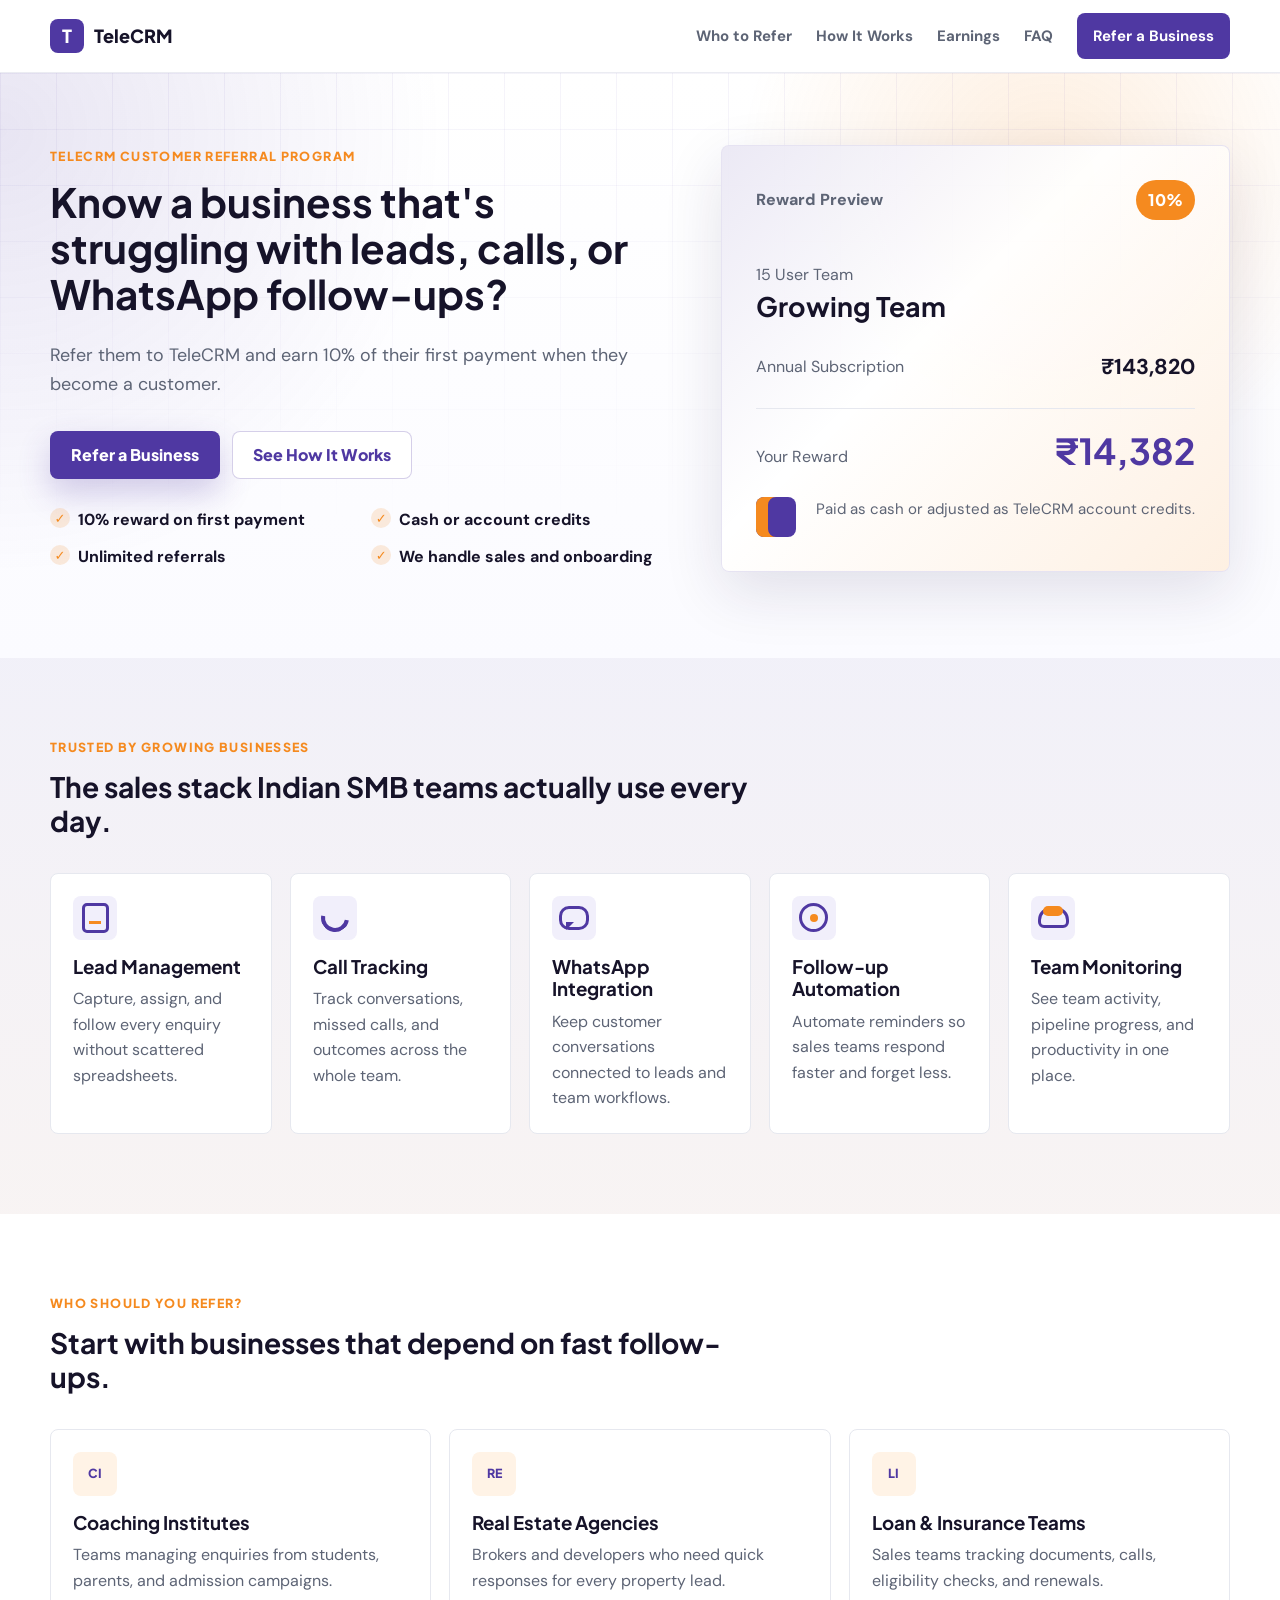
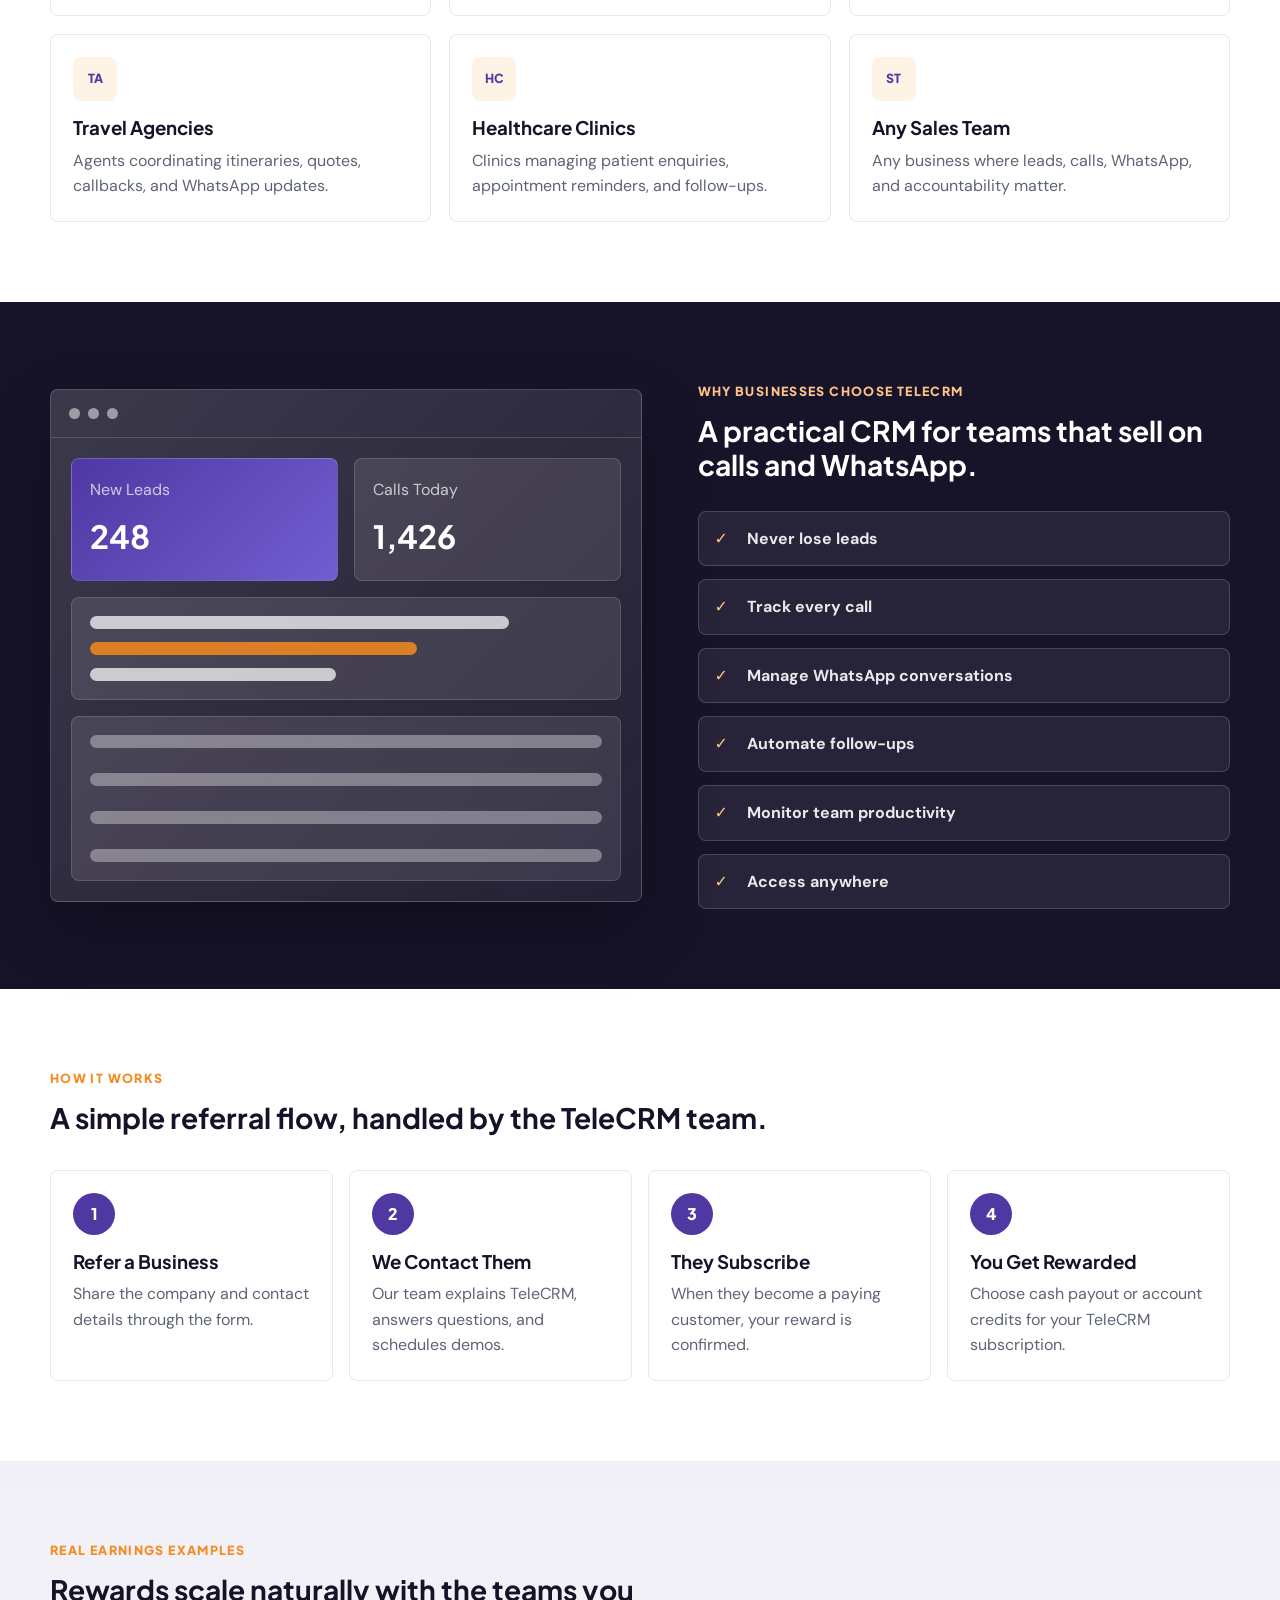
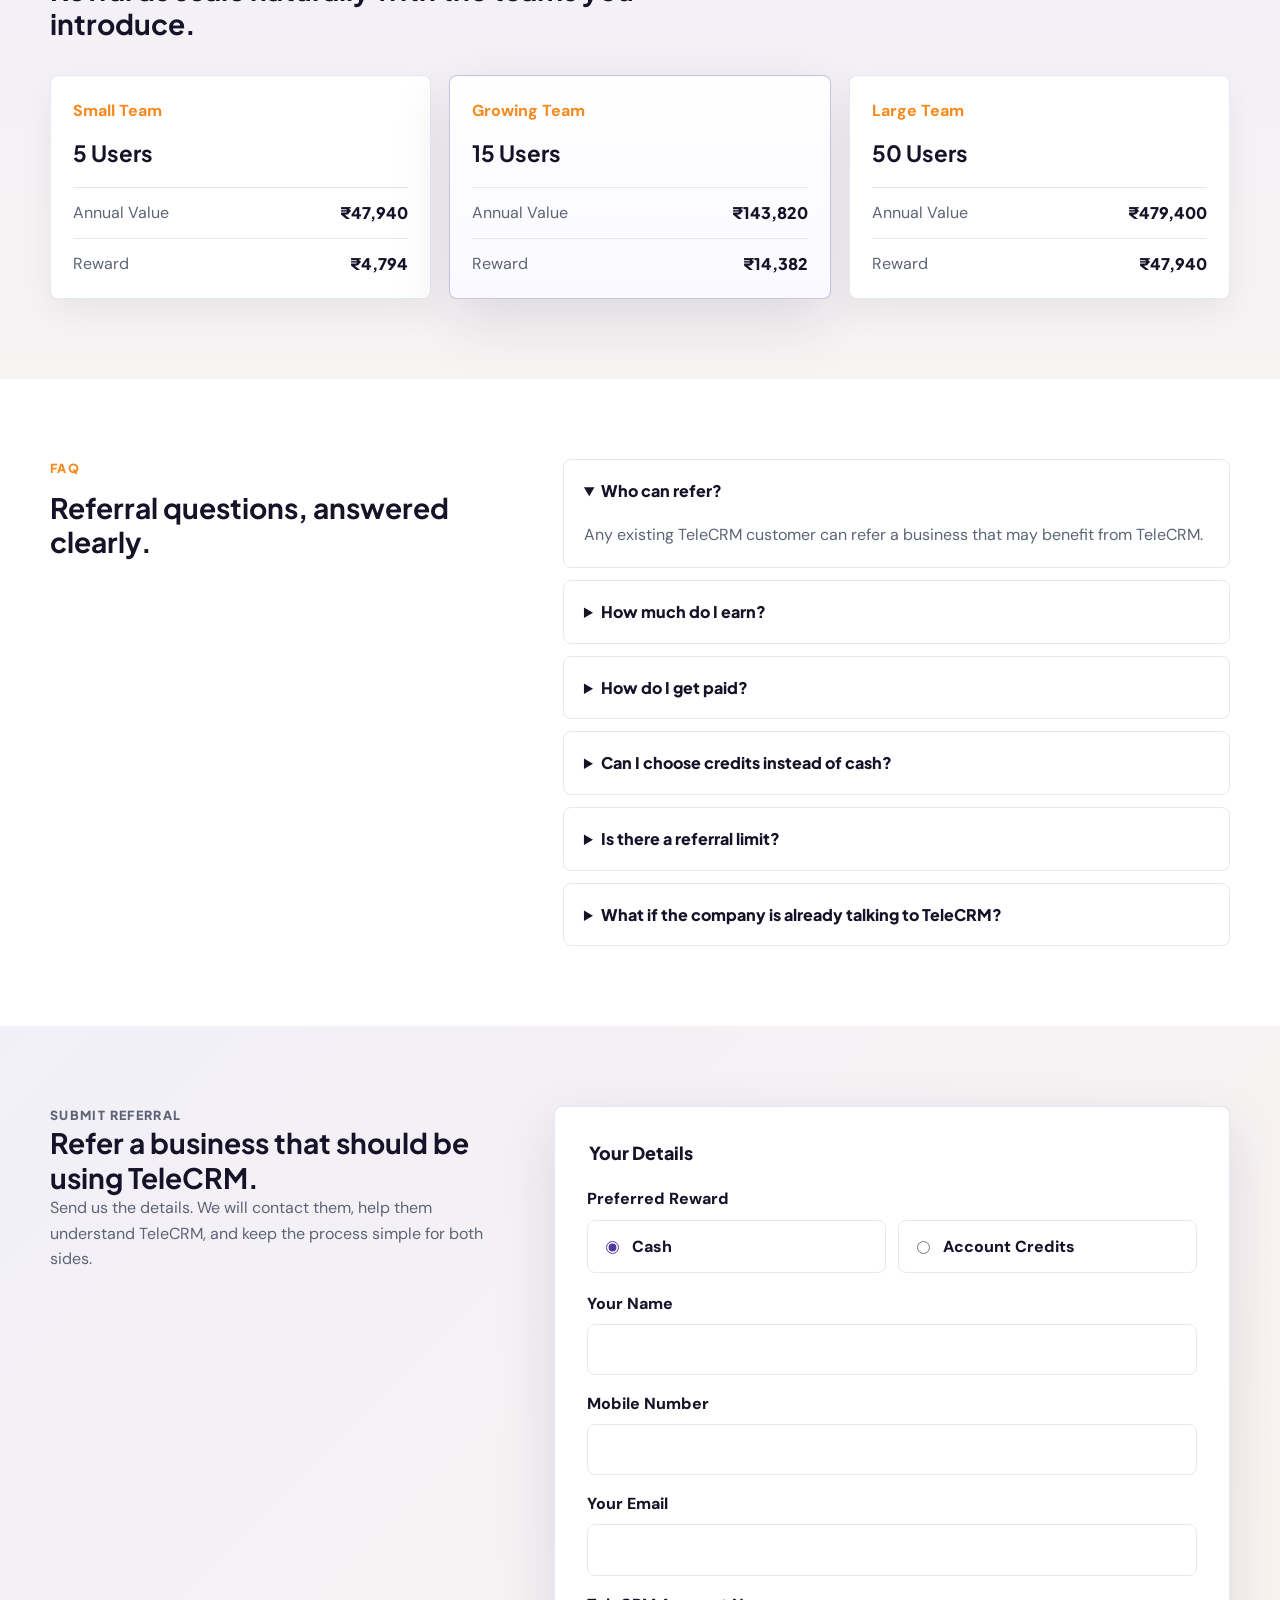
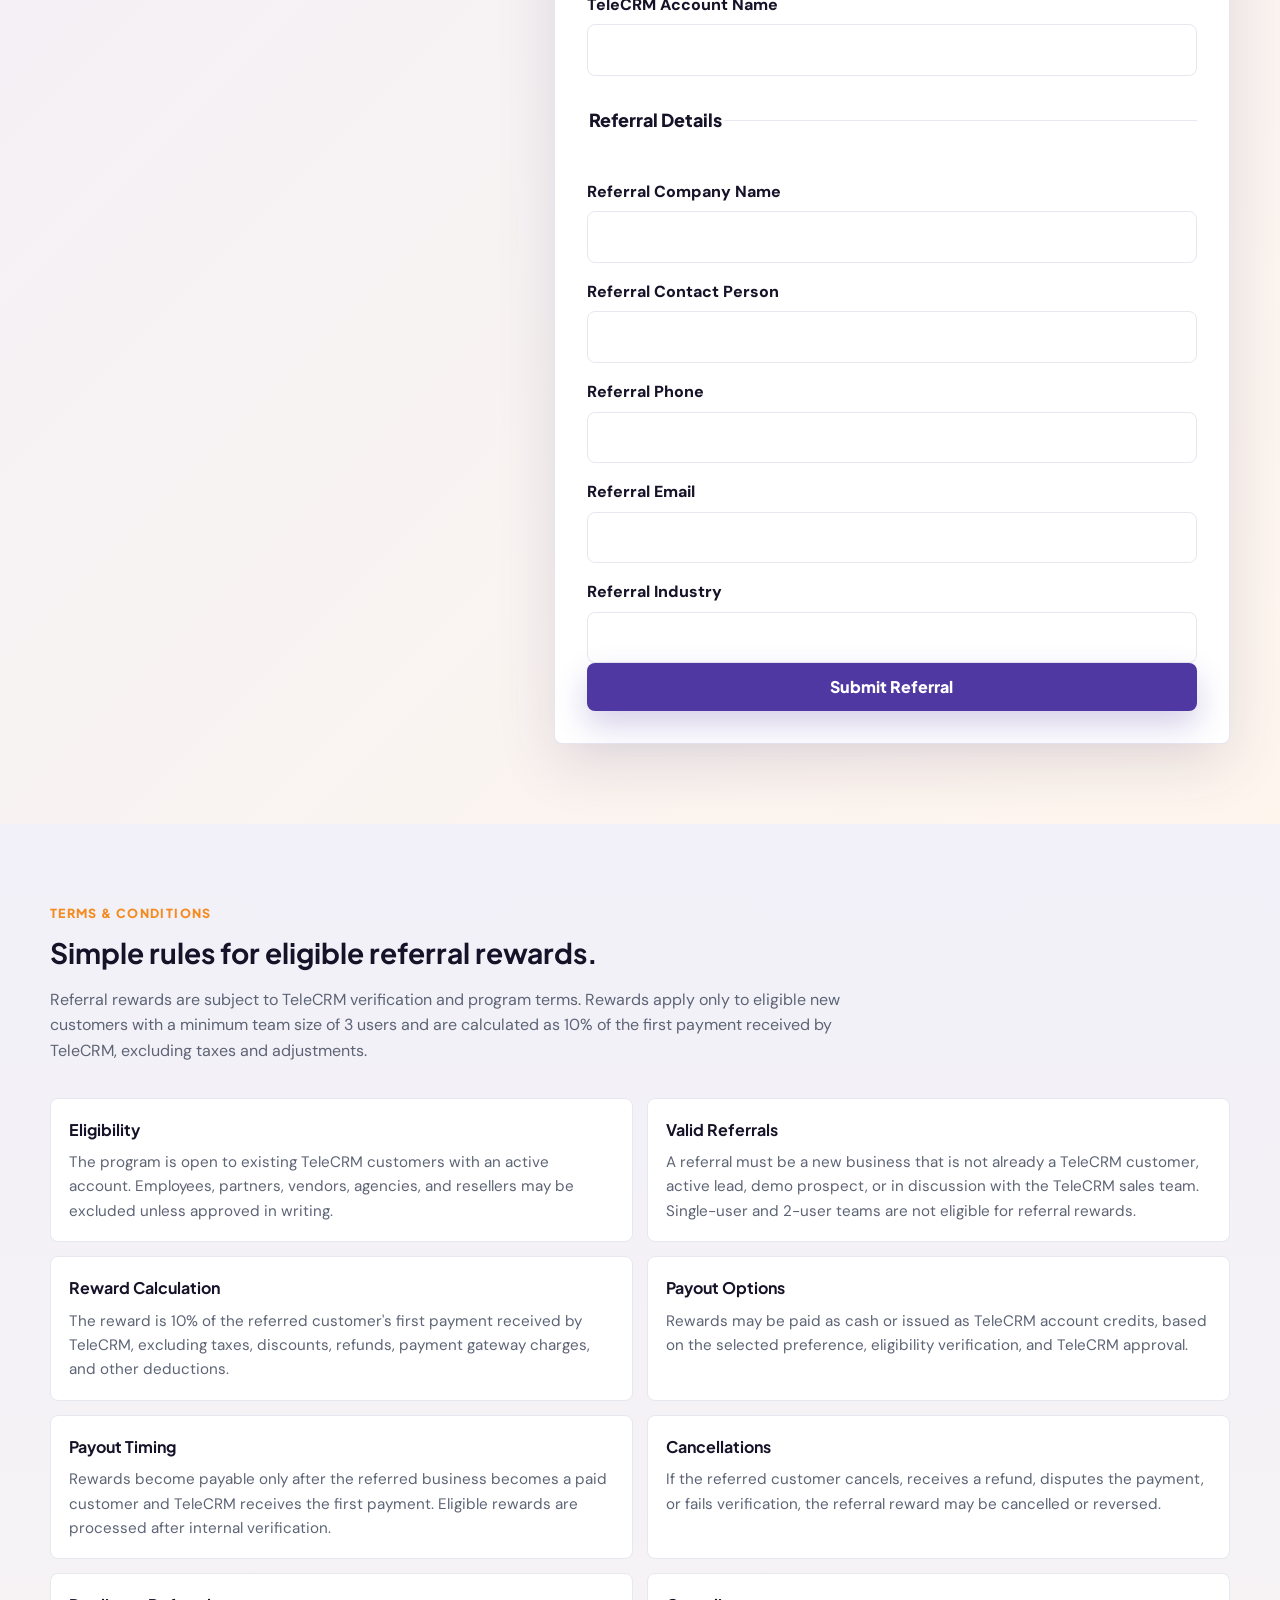
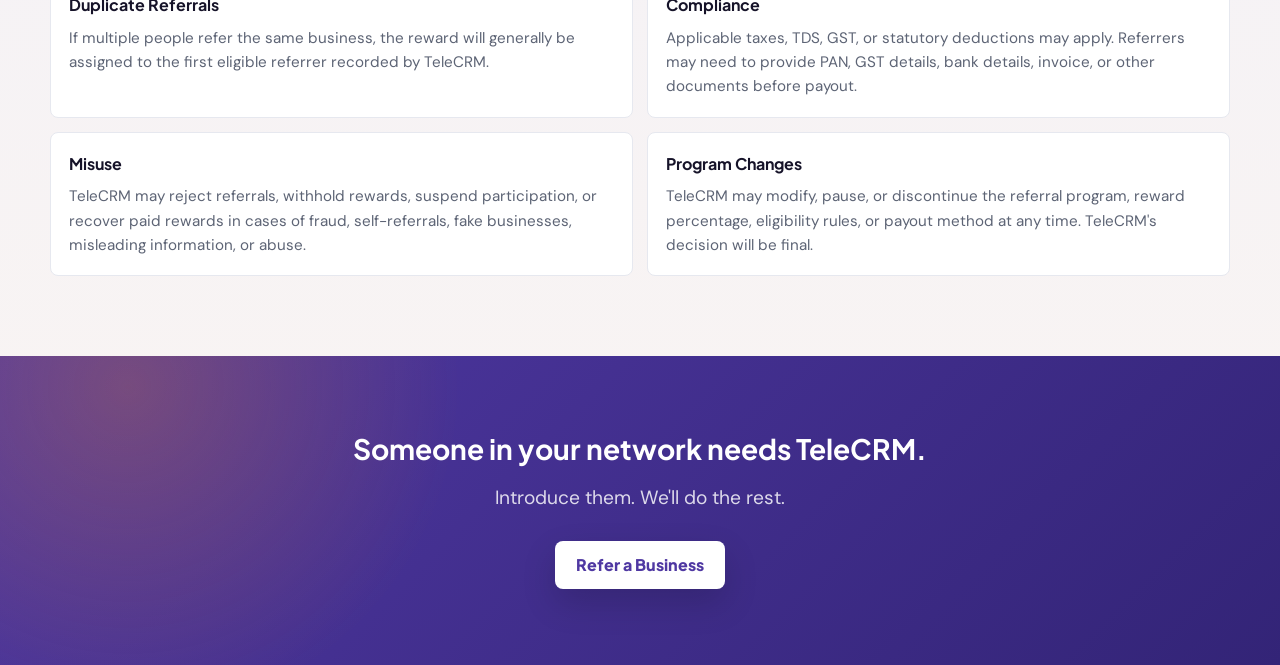
<file: index.html>
<!DOCTYPE html>
<html lang="en">
<head>
  <meta charset="UTF-8">
  <meta name="viewport" content="width=device-width, initial-scale=1.0">
  <title>TeleCRM Refer & Earn | Refer a Business and Earn Rewards</title>
  <meta name="description" content="Refer a business to TeleCRM and earn 10% of their first payment when they become a customer. Cash or account credits, unlimited referrals.">
  <meta name="robots" content="index, follow">
  <meta name="theme-color" content="#4F38A2">
  <link rel="canonical" href="https://shiraz-telecrm.github.io/refernearn/">

  <meta property="og:title" content="TeleCRM Refer & Earn">
  <meta property="og:description" content="Know a business struggling with leads, calls, or WhatsApp follow-ups? Refer them to TeleCRM and earn 10% of their first payment.">
  <meta property="og:type" content="website">
  <meta property="og:url" content="https://shiraz-telecrm.github.io/refernearn/">
  <meta property="og:site_name" content="TeleCRM">
  <meta name="twitter:card" content="summary_large_image">
  <meta name="twitter:title" content="TeleCRM Refer & Earn">
  <meta name="twitter:description" content="Refer a business to TeleCRM and earn 10% of their first payment.">

  <link rel="preconnect" href="https://fonts.googleapis.com">
  <link rel="preconnect" href="https://fonts.gstatic.com" crossorigin>
  <link href="https://fonts.googleapis.com/css2?family=DM+Sans:wght@400;500;600;700&family=Plus+Jakarta+Sans:wght@600;700;800&display=swap" rel="stylesheet">
  <link rel="stylesheet" href="css/styles.css?v=5">
</head>
<body>
  <a class="skip-link" href="#main">Skip to content</a>

  <header class="site-header" data-header>
    <nav class="nav container" aria-label="Primary navigation">
      <a class="brand" href="#top" aria-label="TeleCRM home">
        <span class="brand__mark" aria-hidden="true">T</span>
        <span class="brand__text">TeleCRM</span>
      </a>

      <button class="nav-toggle" type="button" aria-label="Open navigation" aria-expanded="false" aria-controls="primary-menu" data-nav-toggle>
        <span></span>
        <span></span>
        <span></span>
      </button>

      <div class="nav__menu" id="primary-menu" data-nav-menu>
        <a href="#who">Who to Refer</a>
        <a href="#how">How It Works</a>
        <a href="#earnings">Earnings</a>
        <a href="#faq">FAQ</a>
        <a class="nav__cta" href="#referral-form">Refer a Business</a>
      </div>
    </nav>
  </header>

  <main id="main">
    <section class="hero section" id="top">
      <div class="container hero__grid">
        <div class="hero__content reveal">
          <p class="eyebrow">TeleCRM Customer Referral Program</p>
          <h1>Know a business that's struggling with leads, calls, or WhatsApp follow-ups?</h1>
          <p class="hero__subheadline">Refer them to TeleCRM and earn 10% of their first payment when they become a customer.</p>

          <div class="hero__actions" aria-label="Hero actions">
            <a class="button button--primary" href="#referral-form">Refer a Business</a>
            <a class="button button--secondary" href="#how">See How It Works</a>
          </div>

          <ul class="trust-list" aria-label="Referral benefits">
            <li>10% reward on first payment</li>
            <li>Cash or account credits</li>
            <li>Unlimited referrals</li>
            <li>We handle sales and onboarding</li>
          </ul>
        </div>

        <div class="hero__visual reveal" aria-label="Example referral reward">
          <div class="reward-card">
            <div class="reward-card__top">
              <span class="reward-card__label">Reward Preview</span>
              <span class="reward-card__badge">10%</span>
            </div>
            <div class="reward-card__team">
              <span>15 User Team</span>
              <strong>Growing Team</strong>
            </div>
            <div class="reward-card__row">
              <span>Annual Subscription</span>
              <strong>₹143,820</strong>
            </div>
            <div class="reward-card__divider"></div>
            <div class="reward-card__reward">
              <span>Your Reward</span>
              <strong>₹14,382</strong>
            </div>
            <div class="reward-card__footer">
              <span></span>
              <p>Paid as cash or adjusted as TeleCRM account credits.</p>
            </div>
          </div>
        </div>
      </div>
    </section>

    <section class="section section--soft" aria-labelledby="trusted-title">
      <div class="container">
        <div class="section-heading reveal">
          <p class="eyebrow">Trusted by Growing Businesses</p>
          <h2 id="trusted-title">The sales stack Indian SMB teams actually use every day.</h2>
        </div>
        <div class="feature-grid">
          <article class="feature-card reveal">
            <span class="icon icon--leads" aria-hidden="true"></span>
            <h3>Lead Management</h3>
            <p>Capture, assign, and follow every enquiry without scattered spreadsheets.</p>
          </article>
          <article class="feature-card reveal">
            <span class="icon icon--calls" aria-hidden="true"></span>
            <h3>Call Tracking</h3>
            <p>Track conversations, missed calls, and outcomes across the whole team.</p>
          </article>
          <article class="feature-card reveal">
            <span class="icon icon--whatsapp" aria-hidden="true"></span>
            <h3>WhatsApp Integration</h3>
            <p>Keep customer conversations connected to leads and team workflows.</p>
          </article>
          <article class="feature-card reveal">
            <span class="icon icon--automation" aria-hidden="true"></span>
            <h3>Follow-up Automation</h3>
            <p>Automate reminders so sales teams respond faster and forget less.</p>
          </article>
          <article class="feature-card reveal">
            <span class="icon icon--team" aria-hidden="true"></span>
            <h3>Team Monitoring</h3>
            <p>See team activity, pipeline progress, and productivity in one place.</p>
          </article>
        </div>
      </div>
    </section>

    <section class="section" id="who" aria-labelledby="who-title">
      <div class="container">
        <div class="section-heading reveal">
          <p class="eyebrow">Who Should You Refer?</p>
          <h2 id="who-title">Start with businesses that depend on fast follow-ups.</h2>
        </div>
        <div class="industry-grid">
          <article class="industry-card reveal">
            <span class="industry-card__icon" aria-hidden="true">CI</span>
            <h3>Coaching Institutes</h3>
            <p>Teams managing enquiries from students, parents, and admission campaigns.</p>
          </article>
          <article class="industry-card reveal">
            <span class="industry-card__icon" aria-hidden="true">RE</span>
            <h3>Real Estate Agencies</h3>
            <p>Brokers and developers who need quick responses for every property lead.</p>
          </article>
          <article class="industry-card reveal">
            <span class="industry-card__icon" aria-hidden="true">LI</span>
            <h3>Loan & Insurance Teams</h3>
            <p>Sales teams tracking documents, calls, eligibility checks, and renewals.</p>
          </article>
          <article class="industry-card reveal">
            <span class="industry-card__icon" aria-hidden="true">TA</span>
            <h3>Travel Agencies</h3>
            <p>Agents coordinating itineraries, quotes, callbacks, and WhatsApp updates.</p>
          </article>
          <article class="industry-card reveal">
            <span class="industry-card__icon" aria-hidden="true">HC</span>
            <h3>Healthcare Clinics</h3>
            <p>Clinics managing patient enquiries, appointment reminders, and follow-ups.</p>
          </article>
          <article class="industry-card reveal">
            <span class="industry-card__icon" aria-hidden="true">ST</span>
            <h3>Any Sales Team</h3>
            <p>Any business where leads, calls, WhatsApp, and accountability matter.</p>
          </article>
        </div>
      </div>
    </section>

    <section class="section section--contrast" aria-labelledby="choose-title">
      <div class="container choose-grid">
        <div class="dashboard-illustration reveal" aria-label="TeleCRM dashboard illustration">
          <div class="dashboard-window">
            <div class="dashboard-window__bar">
              <span></span><span></span><span></span>
            </div>
            <div class="dashboard-window__body">
              <div class="metric-panel metric-panel--primary">
                <span>New Leads</span>
                <strong>248</strong>
              </div>
              <div class="metric-panel">
                <span>Calls Today</span>
                <strong>1,426</strong>
              </div>
              <div class="pipeline">
                <span style="width: 82%"></span>
                <span style="width: 64%"></span>
                <span style="width: 48%"></span>
              </div>
              <div class="activity-list">
                <span></span><span></span><span></span><span></span>
              </div>
            </div>
          </div>
        </div>

        <div class="choose-content reveal">
          <p class="eyebrow">Why Businesses Choose TeleCRM</p>
          <h2 id="choose-title">A practical CRM for teams that sell on calls and WhatsApp.</h2>
          <ul class="benefit-list">
            <li>Never lose leads</li>
            <li>Track every call</li>
            <li>Manage WhatsApp conversations</li>
            <li>Automate follow-ups</li>
            <li>Monitor team productivity</li>
            <li>Access anywhere</li>
          </ul>
        </div>
      </div>
    </section>

    <section class="section" id="how" aria-labelledby="how-title">
      <div class="container">
        <div class="section-heading reveal">
          <p class="eyebrow">How It Works</p>
          <h2 id="how-title">A simple referral flow, handled by the TeleCRM team.</h2>
        </div>
        <div class="timeline" aria-label="Referral process">
          <article class="timeline-step reveal">
            <span>1</span>
            <h3>Refer a Business</h3>
            <p>Share the company and contact details through the form.</p>
          </article>
          <article class="timeline-step reveal">
            <span>2</span>
            <h3>We Contact Them</h3>
            <p>Our team explains TeleCRM, answers questions, and schedules demos.</p>
          </article>
          <article class="timeline-step reveal">
            <span>3</span>
            <h3>They Subscribe</h3>
            <p>When they become a paying customer, your reward is confirmed.</p>
          </article>
          <article class="timeline-step reveal">
            <span>4</span>
            <h3>You Get Rewarded</h3>
            <p>Choose cash payout or account credits for your TeleCRM subscription.</p>
          </article>
        </div>
      </div>
    </section>

    <section class="section section--soft" id="earnings" aria-labelledby="earnings-title">
      <div class="container">
        <div class="section-heading reveal">
          <p class="eyebrow">Real Earnings Examples</p>
          <h2 id="earnings-title">Rewards scale naturally with the teams you introduce.</h2>
        </div>
        <div class="earnings-grid">
          <article class="earning-card reveal">
            <p>Small Team</p>
            <h3>5 Users</h3>
            <dl>
              <div><dt>Annual Value</dt><dd>₹47,940</dd></div>
              <div><dt>Reward</dt><dd>₹4,794</dd></div>
            </dl>
          </article>
          <article class="earning-card earning-card--featured reveal">
            <p>Growing Team</p>
            <h3>15 Users</h3>
            <dl>
              <div><dt>Annual Value</dt><dd>₹143,820</dd></div>
              <div><dt>Reward</dt><dd>₹14,382</dd></div>
            </dl>
          </article>
          <article class="earning-card reveal">
            <p>Large Team</p>
            <h3>50 Users</h3>
            <dl>
              <div><dt>Annual Value</dt><dd>₹479,400</dd></div>
              <div><dt>Reward</dt><dd>₹47,940</dd></div>
            </dl>
          </article>
        </div>
      </div>
    </section>

    <section class="section" id="faq" aria-labelledby="faq-title">
      <div class="container faq-grid">
        <div class="faq-intro reveal">
          <p class="eyebrow">FAQ</p>
          <h2 id="faq-title">Referral questions, answered clearly.</h2>
        </div>
        <div class="faq-list">
          <details class="faq-item reveal" open>
            <summary>Who can refer?</summary>
            <p>Any existing TeleCRM customer can refer a business that may benefit from TeleCRM.</p>
          </details>
          <details class="faq-item reveal">
            <summary>How much do I earn?</summary>
            <p>You earn 10% of the referred company's first payment after they become a customer.</p>
          </details>
          <details class="faq-item reveal">
            <summary>How do I get paid?</summary>
            <p>The TeleCRM team will confirm the eligible referral and coordinate your payout details.</p>
          </details>
          <details class="faq-item reveal">
            <summary>Can I choose credits instead of cash?</summary>
            <p>Yes. You can choose account credits and adjust the reward against your TeleCRM subscription.</p>
          </details>
          <details class="faq-item reveal">
            <summary>Is there a referral limit?</summary>
            <p>No. You can refer as many relevant businesses as you want.</p>
          </details>
          <details class="faq-item reveal">
            <summary>What if the company is already talking to TeleCRM?</summary>
            <p>Our team will verify the lead status and let you know whether the referral is eligible.</p>
          </details>
        </div>
      </div>
    </section>

    <section class="section section--form" id="referral-form" aria-labelledby="form-title">
      <div class="container form-shell">
        <div class="form-copy reveal">
          <p class="eyebrow">Submit Referral</p>
          <h2 id="form-title">Refer a business that should be using TeleCRM.</h2>
          <p>Send us the details. We will contact them, help them understand TeleCRM, and keep the process simple for both sides.</p>
        </div>

        <form class="referral-form reveal" data-referral-form>
          <fieldset class="form-section">
            <legend>Your Details</legend>

            <div class="reward-choice">
              <p>Preferred Reward</p>
              <div class="radio-group">
                <label>
                  <input type="radio" name="preferredReward" value="Cash" checked>
                  <span>Cash</span>
                </label>
                <label>
                  <input type="radio" name="preferredReward" value="Account Credits">
                  <span>Account Credits</span>
                </label>
              </div>
            </div>

            <div class="form-grid">
              <label>
                <span>Your Name</span>
                <input type="text" name="yourName" autocomplete="name" required>
              </label>
              <label>
                <span>Mobile Number</span>
                <input type="tel" name="mobileNumber" autocomplete="tel" inputmode="tel" required>
              </label>
              <label>
                <span>Your Email</span>
                <input type="email" name="email" autocomplete="email" required>
              </label>
              <label>
                <span>TeleCRM Account Name</span>
                <input type="text" name="accountName" autocomplete="organization" required>
              </label>
            </div>
          </fieldset>

          <fieldset class="form-section">
            <legend>Referral Details</legend>
            <div class="form-grid">
              <label>
                <span>Referral Company Name</span>
                <input type="text" name="companyName" required>
              </label>
              <label>
                <span>Referral Contact Person</span>
                <input type="text" name="contactPerson" required>
              </label>
              <label>
                <span>Referral Phone</span>
                <input type="tel" name="referralPhone" inputmode="tel" required>
              </label>
              <label>
                <span>Referral Email</span>
                <input type="email" name="referralEmail" required>
              </label>
              <label>
                <span>Referral Industry</span>
                <input type="text" name="referralIndustry" required>
              </label>
            </div>
          </fieldset>

          <button class="button button--primary button--wide" type="submit">Submit Referral</button>
          <p class="form-success" role="status" aria-live="polite" tabindex="-1" data-form-success hidden>Thank you. Your referral has been captured and our team will follow up soon.</p>
        </form>
      </div>
    </section>

    <section class="section section--soft terms-section" id="terms" aria-labelledby="terms-title">
      <div class="container">
        <div class="section-heading reveal">
          <p class="eyebrow">Terms &amp; Conditions</p>
          <h2 id="terms-title">Simple rules for eligible referral rewards.</h2>
          <p class="terms-intro">Referral rewards are subject to TeleCRM verification and program terms. Rewards apply only to eligible new customers with a minimum team size of 3 users and are calculated as 10% of the first payment received by TeleCRM, excluding taxes and adjustments.</p>
        </div>
        <div class="terms-grid">
          <article class="terms-card reveal">
            <h3>Eligibility</h3>
            <p>The program is open to existing TeleCRM customers with an active account. Employees, partners, vendors, agencies, and resellers may be excluded unless approved in writing.</p>
          </article>
          <article class="terms-card reveal">
            <h3>Valid Referrals</h3>
            <p>A referral must be a new business that is not already a TeleCRM customer, active lead, demo prospect, or in discussion with the TeleCRM sales team. Single-user and 2-user teams are not eligible for referral rewards.</p>
          </article>
          <article class="terms-card reveal">
            <h3>Reward Calculation</h3>
            <p>The reward is 10% of the referred customer's first payment received by TeleCRM, excluding taxes, discounts, refunds, payment gateway charges, and other deductions.</p>
          </article>
          <article class="terms-card reveal">
            <h3>Payout Options</h3>
            <p>Rewards may be paid as cash or issued as TeleCRM account credits, based on the selected preference, eligibility verification, and TeleCRM approval.</p>
          </article>
          <article class="terms-card reveal">
            <h3>Payout Timing</h3>
            <p>Rewards become payable only after the referred business becomes a paid customer and TeleCRM receives the first payment. Eligible rewards are processed after internal verification.</p>
          </article>
          <article class="terms-card reveal">
            <h3>Cancellations</h3>
            <p>If the referred customer cancels, receives a refund, disputes the payment, or fails verification, the referral reward may be cancelled or reversed.</p>
          </article>
          <article class="terms-card reveal">
            <h3>Duplicate Referrals</h3>
            <p>If multiple people refer the same business, the reward will generally be assigned to the first eligible referrer recorded by TeleCRM.</p>
          </article>
          <article class="terms-card reveal">
            <h3>Compliance</h3>
            <p>Applicable taxes, TDS, GST, or statutory deductions may apply. Referrers may need to provide PAN, GST details, bank details, invoice, or other documents before payout.</p>
          </article>
          <article class="terms-card reveal">
            <h3>Misuse</h3>
            <p>TeleCRM may reject referrals, withhold rewards, suspend participation, or recover paid rewards in cases of fraud, self-referrals, fake businesses, misleading information, or abuse.</p>
          </article>
          <article class="terms-card reveal">
            <h3>Program Changes</h3>
            <p>TeleCRM may modify, pause, or discontinue the referral program, reward percentage, eligibility rules, or payout method at any time. TeleCRM's decision will be final.</p>
          </article>
        </div>
      </div>
    </section>

    <section class="final-cta" aria-labelledby="final-title">
      <div class="container final-cta__inner reveal">
        <h2 id="final-title">Someone in your network needs TeleCRM.</h2>
        <p>Introduce them. We'll do the rest.</p>
        <a class="button button--light" href="#referral-form">Refer a Business</a>
      </div>
    </section>
  </main>

  <script src="js/app.js" defer></script>
</body>
</html>
</file>
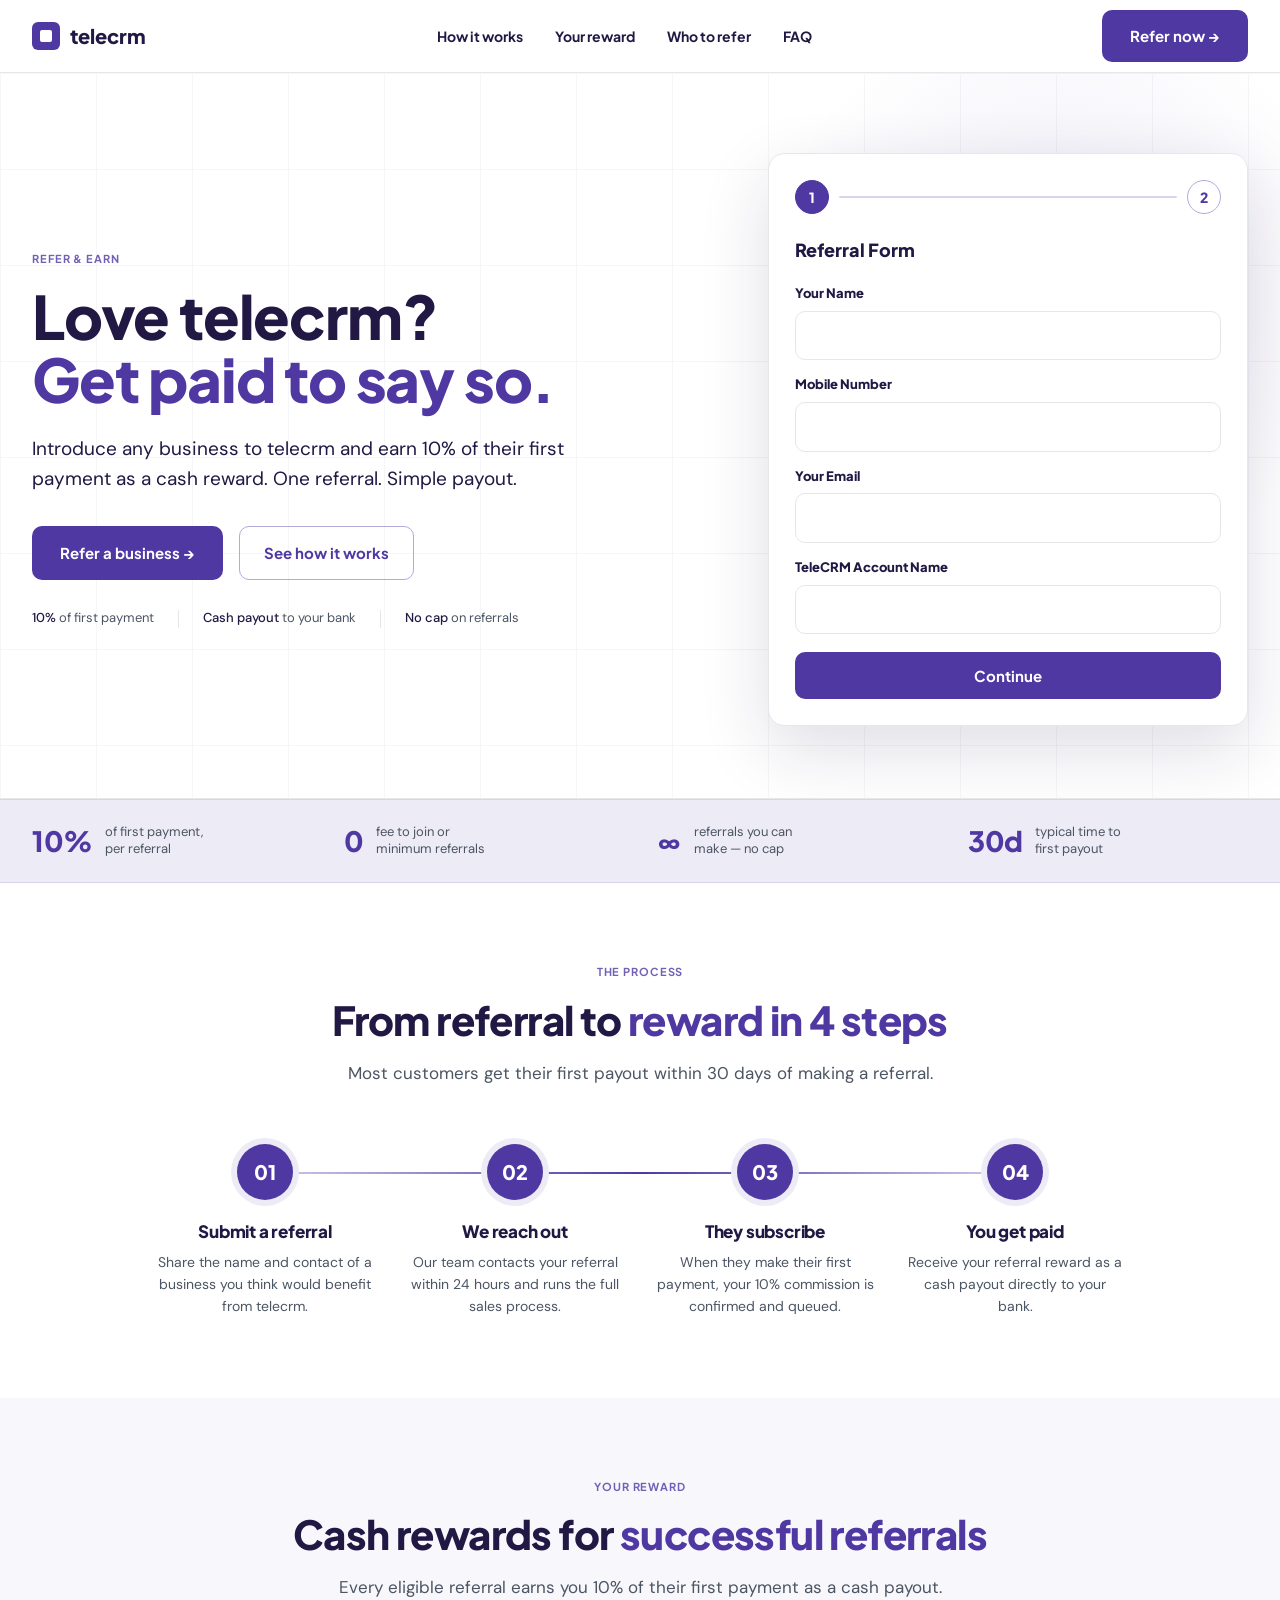
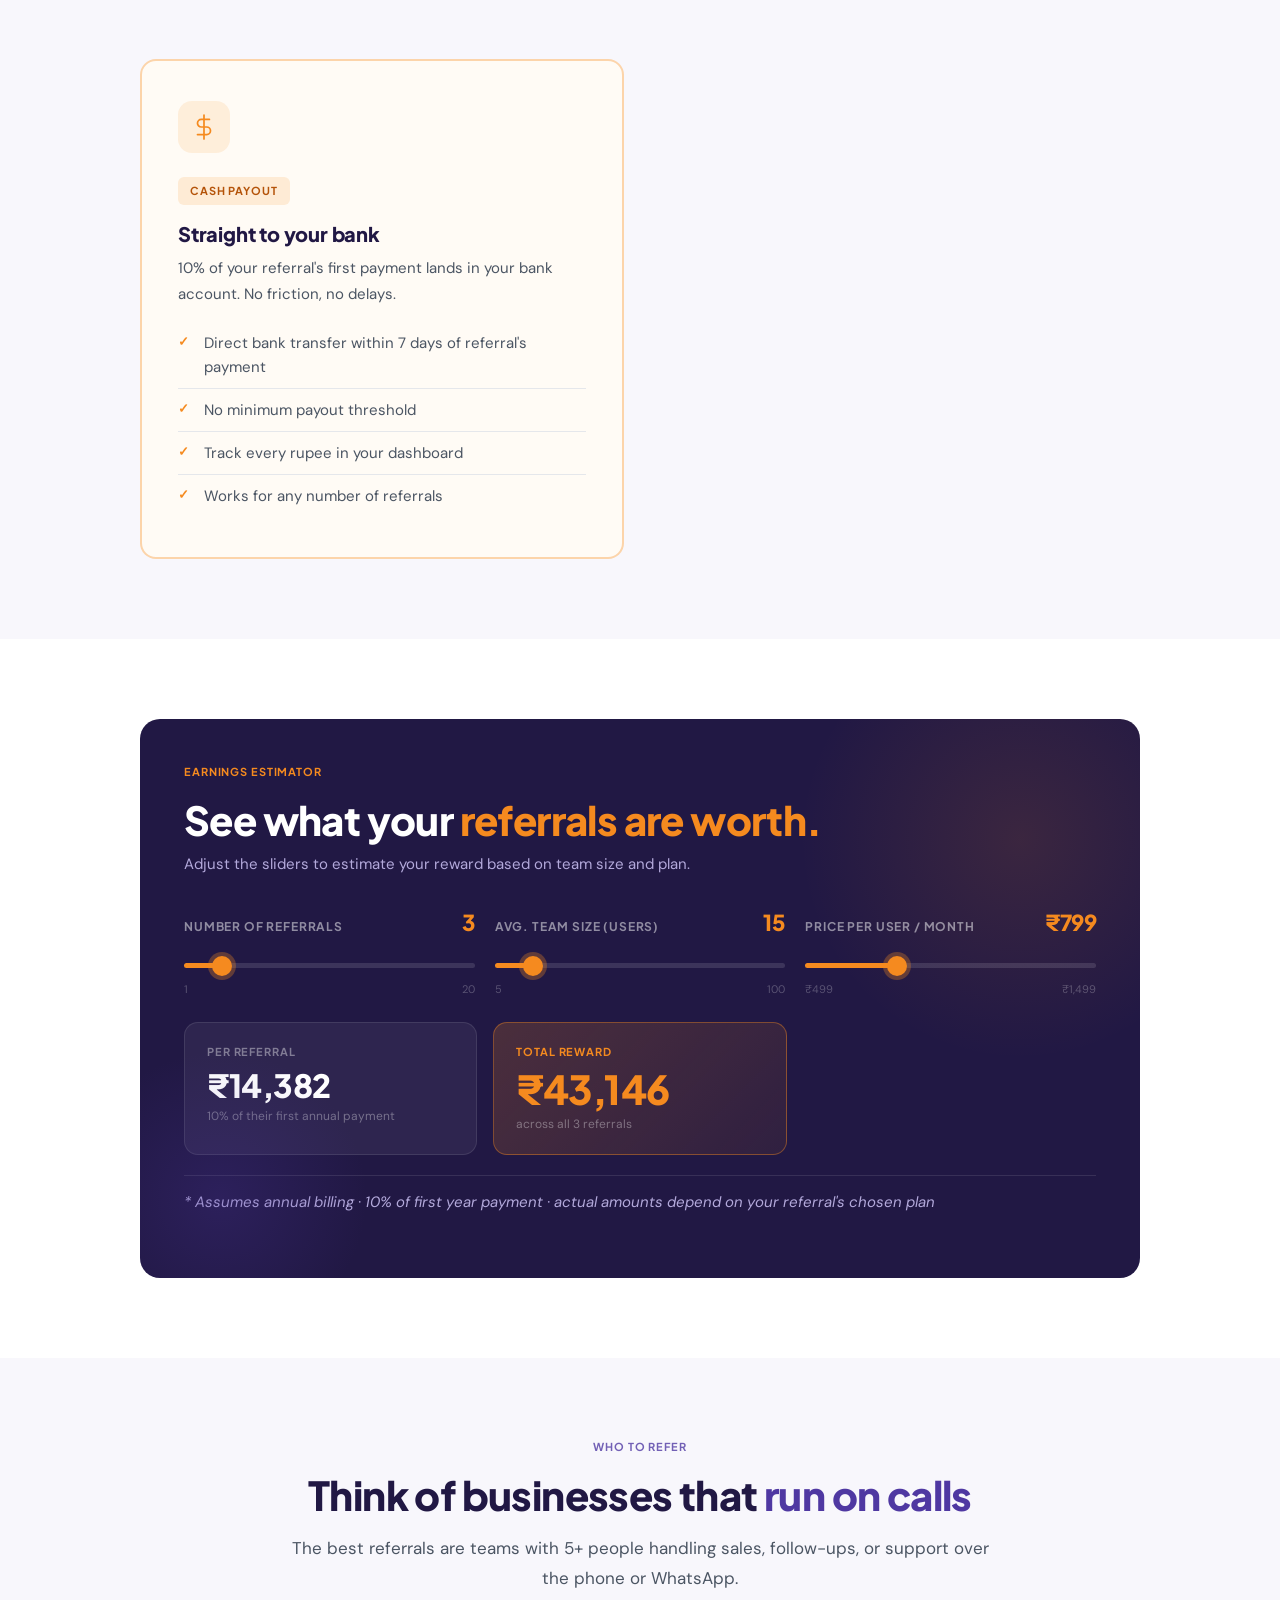
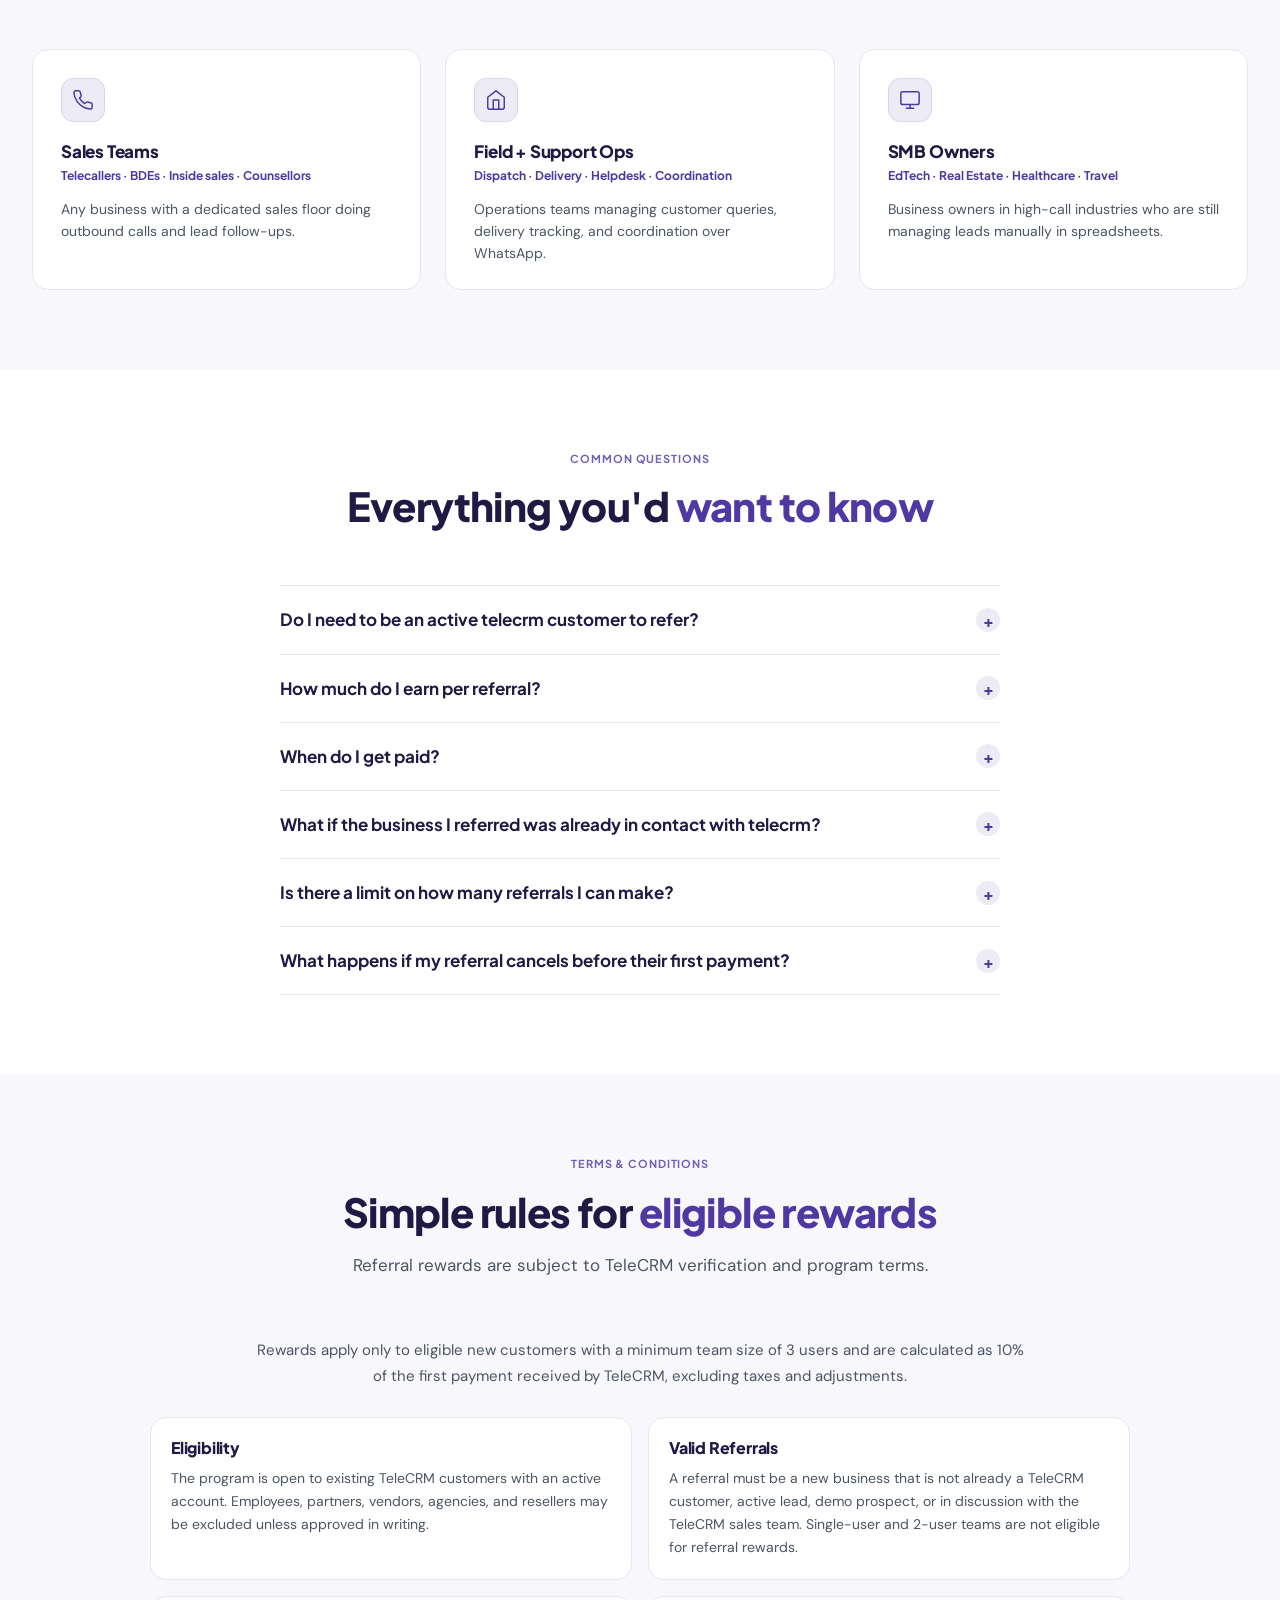
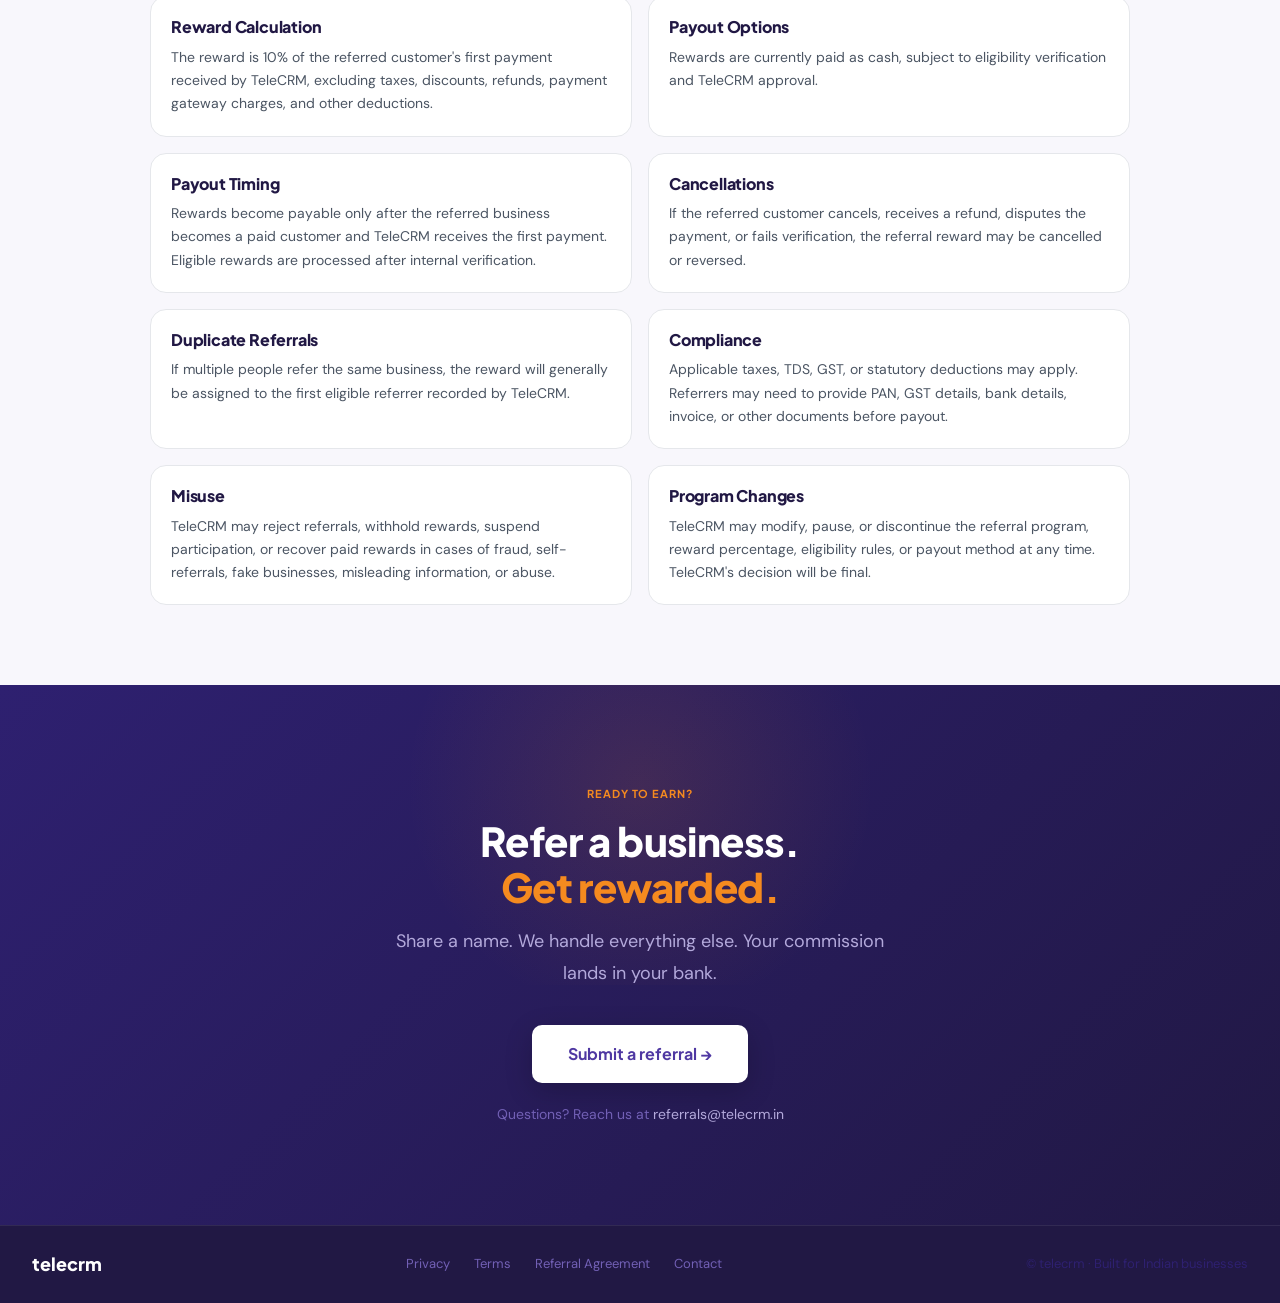
<file: index2.html>
<!DOCTYPE html>
<html lang="en">
<head>
<meta charset="UTF-8">
<meta name="viewport" content="width=device-width, initial-scale=1.0">
<title>telecrm Refer & Earn — Get 10% when your referral subscribes</title>
<meta name="description" content="Already using telecrm? Refer a business and earn 10% of their first payment as a cash reward.">

<link rel="preconnect" href="https://fonts.googleapis.com">
<link rel="preconnect" href="https://fonts.gstatic.com" crossorigin>
<link href="https://fonts.googleapis.com/css2?family=Plus+Jakarta+Sans:wght@700;800;900&family=DM+Sans:wght@400;500&display=swap" rel="stylesheet">

<style>
:root {
  --font-head: 'Plus Jakarta Sans', sans-serif;
  --font-body: 'DM Sans', sans-serif;

  --v50:  #EDEBF6;
  --v100: #D9D4ED;
  --v200: #B3A9DB;
  --v400: #7260B5;
  --v500: #4F38A2;
  --v600: #3D2B8A;
  --v700: #2E2070;
  --v900: #211844;

  --orange: #F58A1F;
  --orange-light: #FFB347;

  --grey:  #4B5563;
  --grey2: #9CA3AF;
  --border: #E5E7EB;

  --radius-card: 16px;
  --radius-btn:  10px;
}

*, *::before, *::after { box-sizing: border-box; margin: 0; padding: 0; }
html { scroll-behavior: smooth; }
body {
  font-family: var(--font-body);
  color: var(--v900);
  background: #fff;
  -webkit-font-smoothing: antialiased;
  font-size: 16px;
  line-height: 1.6;
}

a { color: var(--v500); text-decoration: none; }
a:hover { color: var(--v600); }

.inner {
  max-width: 1280px;
  margin: 0 auto;
  padding: 0 32px;
}

/* ============== TYPOGRAPHY ============== */
h1 {
  font-family: var(--font-head);
  font-weight: 900;
  font-size: clamp(36px, 5.2vw, 60px);
  line-height: 1.05;
  letter-spacing: -1.2px;
  color: var(--v900);
}
h2 {
  font-family: var(--font-head);
  font-weight: 900;
  font-size: clamp(28px, 3.4vw, 40px);
  line-height: 1.15;
  letter-spacing: -0.6px;
  color: var(--v900);
}
h3 {
  font-family: var(--font-head);
  font-weight: 800;
  font-size: 20px;
  line-height: 1.3;
  letter-spacing: -0.2px;
  color: var(--v900);
}
h1 em, h2 em { color: var(--v500); font-style: normal; }
.eyebrow {
  font-family: var(--font-head);
  font-weight: 700;
  font-size: 11px;
  text-transform: uppercase;
  letter-spacing: 0.08em;
  color: var(--v400);
  margin-bottom: 16px;
}
p { font-size: 17px; line-height: 1.75; color: var(--grey); }
.lead { font-size: 19px; color: var(--v900); line-height: 1.6; }

/* ============== BUTTONS ============== */
.btn-primary {
  display: inline-flex; align-items: center; gap: 8px;
  font-family: var(--font-head);
  font-size: 15px; font-weight: 700;
  background: var(--v500); color: #fff;
  padding: 14px 28px;
  border-radius: var(--radius-btn);
  border: none; cursor: pointer;
  transition: background .15s ease, transform .15s ease;
  text-decoration: none;
}
.btn-primary:hover { background: var(--v600); color: #fff; transform: translateY(-1px); }

.btn-ghost {
  display: inline-flex; align-items: center; gap: 8px;
  font-family: var(--font-head);
  font-size: 15px; font-weight: 700;
  background: transparent; color: var(--v500);
  padding: 14px 24px;
  border-radius: var(--radius-btn);
  border: 1.5px solid var(--v200);
  cursor: pointer; transition: background .15s ease;
  text-decoration: none;
}
.btn-ghost:hover { background: var(--v50); color: var(--v500); }

.btn-cta-white {
  display: inline-flex; align-items: center; gap: 10px;
  font-family: var(--font-head);
  font-size: 16px; font-weight: 700;
  background: #fff; color: var(--v500);
  padding: 16px 36px;
  border-radius: var(--radius-btn);
  border: none; cursor: pointer;
  box-shadow: 0 8px 28px rgba(0,0,0,.2);
  transition: background .2s ease, transform .2s ease;
  text-decoration: none;
}
.btn-cta-white:hover { background: var(--v50); color: var(--v500); transform: translateY(-2px); }

/* ============== NAV ============== */
.nav {
  position: sticky; top: 0; z-index: 100;
  background: rgba(255,255,255,.96);
  backdrop-filter: blur(16px);
  -webkit-backdrop-filter: blur(16px);
  border-bottom: 1px solid var(--border);
}
.nav__inner {
  max-width: 1280px; margin: 0 auto; padding: 0 32px;
  display: flex; align-items: center; justify-content: space-between;
  height: 72px;
}
.nav__brand {
  display: flex; align-items: center; gap: 10px;
  font-family: var(--font-head);
  font-weight: 900; font-size: 20px; color: var(--v900);
  text-decoration: none;
}
.nav__brand-mark {
  width: 28px; height: 28px;
  background: var(--v500);
  border-radius: 6px;
  display: grid; place-items: center;
}
.nav__brand-mark::after {
  content: ''; width: 12px; height: 12px;
  background: #fff; border-radius: 2px;
}
.nav__links { display: flex; align-items: center; gap: 32px; }
.nav__links a {
  font-family: var(--font-head);
  font-weight: 700; font-size: 14px; color: var(--v900);
  transition: color .15s ease;
}
.nav__links a:hover { color: var(--v500); }
.nav__cta { display: flex; gap: 12px; }
@media (max-width: 900px) { .nav__links { display: none; } }

/* ============== HERO ============== */
.hero {
  padding: 80px 0 72px;
  background: #fff;
  position: relative;
  overflow: hidden;
  border-bottom: 1px solid var(--border);
}
.hero__bg {
  position: absolute; inset: 0;
  background-image:
    linear-gradient(var(--border) 1px, transparent 1px),
    linear-gradient(90deg, var(--border) 1px, transparent 1px);
  background-size: 96px 96px;
  opacity: .35;
  pointer-events: none;
}
.hero__glow {
  position: absolute; top: -80px; right: -80px;
  width: 600px; height: 600px;
  background: radial-gradient(circle, rgba(79,56,162,.10) 0%, transparent 70%);
  pointer-events: none;
}
.hero__inner {
  max-width: 1280px; margin: 0 auto; padding: 0 32px;
  position: relative;
  display: grid; grid-template-columns: 1.4fr 1fr;
  gap: 64px; align-items: center;
}
.hero__copy h1 { margin-bottom: 24px; }
.hero__copy .lead { margin-bottom: 32px; max-width: 540px; }
.hero__copy .ctas { display: flex; gap: 16px; flex-wrap: wrap; margin-bottom: 28px; }
.hero__trust {
  display: flex; gap: 24px; align-items: center;
  font-family: var(--font-body); font-size: 13px; color: var(--grey);
}
.hero__trust strong { color: var(--v900); font-weight: 500; }
.hero__trust-divider { width: 1px; height: 18px; background: var(--border); }

/* Hero reward visual */
.hero__visual {
  justify-self: end;
  width: 100%; max-width: 480px;
}
.hero-referral-form {
  background: #fff;
  border: 1.5px solid var(--border);
  border-radius: var(--radius-card);
  box-shadow: 0 24px 70px rgba(31, 24, 68, .14);
  padding: 26px;
}
.form-step { display: none; }
.form-step.active { display: block; }
.form-step legend {
  font-family: var(--font-head);
  font-weight: 900;
  font-size: 18px;
  color: var(--v900);
  margin-bottom: 18px;
}
.form-stepper {
  display: flex;
  align-items: center;
  gap: 10px;
  margin-bottom: 22px;
}
.form-stepper__circle {
  display: grid;
  width: 34px;
  height: 34px;
  place-items: center;
  border: 1.5px solid var(--v200);
  border-radius: 50%;
  background: #fff;
  color: var(--v500);
  font-family: var(--font-head);
  font-weight: 900;
  font-size: 14px;
}
.form-stepper__line {
  flex: 1;
  height: 2px;
  border-radius: 999px;
  background: var(--v100);
}
.hero-referral-form[data-current-step="1"] .form-stepper__circle[data-step-indicator="1"],
.hero-referral-form[data-current-step="2"] .form-stepper__circle[data-step-indicator="2"] {
  border-color: var(--v500);
  background: var(--v500);
  color: #fff;
}
.hero-referral-form fieldset {
  border: 0;
  margin: 0;
  padding: 0;
}
.hero-referral-form label span,
.reward-choice__label {
  display: block;
  margin-bottom: 7px;
  color: var(--v900);
  font-family: var(--font-head);
  font-weight: 800;
  font-size: 13px;
}
.form-grid {
  display: grid;
  grid-template-columns: 1fr;
  gap: 14px;
}
.hero-referral-form input[type="text"],
.hero-referral-form input[type="tel"],
.hero-referral-form input[type="email"] {
  width: 100%;
  min-height: 46px;
  border: 1.5px solid var(--border);
  border-radius: var(--radius-btn);
  background: #fff;
  color: var(--v900);
  padding: 11px 12px;
  font: inherit;
}
.hero-referral-form input:focus {
  border-color: var(--v500);
  outline: none;
  box-shadow: 0 0 0 4px rgba(79,56,162,.10);
}
.reward-choice { margin-bottom: 14px; }
.radio-group {
  display: grid;
  grid-template-columns: repeat(2, minmax(0, 1fr));
  gap: 10px;
}
.radio-group label {
  display: flex;
  align-items: center;
  gap: 9px;
  min-height: 46px;
  border: 1.5px solid var(--border);
  border-radius: var(--radius-btn);
  padding: 11px 12px;
  transition: background .15s ease, border-color .15s ease;
}
.radio-group label:has(input:checked) {
  border-color: var(--v200);
  background: var(--v50);
}
.radio-group label span {
  margin: 0;
}
.radio-group input {
  accent-color: var(--v500);
}
.form-actions {
  display: flex;
  gap: 10px;
  margin-top: 18px;
}
.form-actions .btn-primary,
.form-actions .btn-ghost {
  flex: 1;
  justify-content: center;
}
.form-success {
  margin: 14px 0 0;
  border-radius: var(--radius-btn);
  background: #ECFDF3;
  color: #126335;
  padding: 12px 14px;
  font-weight: 700;
  font-size: 14px;
}

@media (max-width: 960px) {
  .hero__inner { grid-template-columns: 1fr; }
  .hero__visual { justify-self: start; max-width: 100%; }
}

@media (max-width: 560px) {
  .hero-referral-form { padding: 20px; }
  .radio-group,
  .form-actions { grid-template-columns: 1fr; display: grid; }
}

/* ============== HIGHLIGHTS BAR ============== */
.highlights {
  background: var(--v50);
  border-top: 1px solid var(--v100);
  border-bottom: 1px solid var(--v100);
  padding: 24px 32px;
}
.highlights__inner {
  max-width: 1280px; margin: 0 auto;
  display: grid; grid-template-columns: repeat(4, 1fr); gap: 32px;
}
.highlight {
  display: flex; align-items: center; gap: 12px;
}
.highlight__num {
  font-family: var(--font-head); font-weight: 900;
  font-size: 28px; color: var(--v500);
  letter-spacing: -0.5px; line-height: 1;
}
.highlight__label {
  font-family: var(--font-body); font-size: 13px; color: var(--grey);
  line-height: 1.3;
}
@media (max-width: 800px) {
  .highlights__inner { grid-template-columns: repeat(2, 1fr); gap: 20px; }
}

/* ============== SECTIONS ============== */
section { padding: 80px 0; }
section.alt { background: #F8F7FC; }
.section-head { max-width: 720px; margin: 0 auto 56px; text-align: center; }
.section-head .eyebrow { display: block; }
.section-head p { margin-top: 16px; color: var(--grey); }

/* ============== REWARD OPTIONS ============== */
.reward-options {
  display: grid; grid-template-columns: 1fr 1fr; gap: 32px;
  max-width: 1000px; margin: 0 auto;
}
.reward-option {
  border-radius: var(--radius-card);
  padding: 40px 36px;
  border: 2px solid var(--border);
  background: #fff;
  transition: border-color .2s, transform .2s;
}
.reward-option:hover { border-color: var(--v200); transform: translateY(-2px); }
.reward-option--cash { border-color: rgba(245,138,31,.35); background: #FFFBF5; }
.reward-option--credits { border-color: var(--v200); background: #FAFAFE; }
.reward-option__icon {
  width: 52px; height: 52px; border-radius: 14px;
  display: grid; place-items: center; margin-bottom: 24px;
}
.reward-option--cash .reward-option__icon { background: rgba(245,138,31,.12); }
.reward-option--credits .reward-option__icon { background: var(--v50); }
.reward-option__tag {
  display: inline-block;
  font-family: var(--font-head); font-weight: 700; font-size: 11px;
  text-transform: uppercase; letter-spacing: 0.08em;
  padding: 5px 12px; border-radius: 6px; margin-bottom: 16px;
}
.reward-option--cash .reward-option__tag { background: rgba(245,138,31,.15); color: #B45309; }
.reward-option--credits .reward-option__tag { background: var(--v50); color: var(--v500); }
.reward-option h3 { margin-bottom: 8px; }
.reward-option p { font-size: 15px; margin-bottom: 24px; }
.reward-option ul { list-style: none; padding: 0; }
.reward-option li {
  font-size: 15px; color: var(--grey);
  padding: 9px 0; display: flex; gap: 10px; align-items: flex-start;
  border-top: 1px solid var(--border);
}
.reward-option li:first-child { border-top: none; padding-top: 0; }
.reward-option li::before {
  content: '✓'; flex: 0 0 16px; font-weight: 700; margin-top: 1px; font-size: 13px;
}
.reward-option--cash li::before { color: var(--orange); }
.reward-option--credits li::before { color: var(--v500); }

@media (max-width: 700px) { .reward-options { grid-template-columns: 1fr; } }

/* ============== HOW IT WORKS ============== */
.steps {
  display: grid; grid-template-columns: repeat(4, 1fr); gap: 0;
  position: relative; max-width: 1000px; margin: 0 auto;
}
.steps::before {
  content: '';
  position: absolute; top: 28px; left: 10%; right: 10%; height: 2px;
  background: linear-gradient(to right, var(--v100), var(--v500), var(--v100));
  z-index: 0;
}
.step { padding: 0 16px; text-align: center; position: relative; z-index: 1; }
.step__num {
  width: 56px; height: 56px; border-radius: 50%;
  background: var(--v500); color: #fff;
  font-family: var(--font-head); font-weight: 900; font-size: 20px;
  display: grid; place-items: center; margin: 0 auto 20px;
  box-shadow: 0 0 0 6px var(--v50);
}
.step h3 { font-size: 17px; margin-bottom: 8px; }
.step p { font-size: 14px; line-height: 1.6; }

@media (max-width: 700px) {
  .steps { grid-template-columns: 1fr; gap: 32px; }
  .steps::before { display: none; }
  .step { display: grid; grid-template-columns: 56px 1fr; gap: 20px; text-align: left; align-items: start; }
  .step__num { margin: 0; }
}

/* ============== CALCULATOR ============== */
.calc-wrap {
  max-width: 1000px; margin: 0 auto;
  background: var(--v900);
  border-radius: 20px;
  padding: 44px 44px 36px;
  color: #fff;
  position: relative; overflow: hidden;
}
.calc-wrap::before {
  content: '';
  position: absolute; top: -120px; right: -120px;
  width: 480px; height: 480px;
  background: radial-gradient(circle, rgba(245,138,31,.12) 0%, transparent 65%);
  pointer-events: none;
}
.calc-wrap::after {
  content: '';
  position: absolute; bottom: -80px; left: -80px;
  width: 320px; height: 320px;
  background: radial-gradient(circle, rgba(79,56,162,.25) 0%, transparent 65%);
  pointer-events: none;
}
.calc-wrap h2 { color: #fff; margin-bottom: 8px; position: relative; }
.calc-wrap h2 em { color: var(--orange); }
.calc-wrap > p { color: var(--v200); margin-bottom: 28px; position: relative; font-size: 15px; }

.calc-inputs {
  display: flex; gap: 20px; margin-bottom: 24px; flex-wrap: wrap; position: relative;
}
.calc-input-group { flex: 1; min-width: 160px; }
.calc-input-group label {
  display: flex; justify-content: space-between; align-items: baseline;
  font-family: var(--font-head); font-weight: 700;
  font-size: 12px; text-transform: uppercase; letter-spacing: 0.07em;
  color: rgba(255,255,255,.5); margin-bottom: 10px;
}
.calc-input-group label span {
  font-size: 22px; font-weight: 900; color: var(--orange);
  text-transform: none; letter-spacing: -0.5px;
}
input[type=range] {
  width: 100%; -webkit-appearance: none; appearance: none;
  height: 5px; border-radius: 999px; outline: none; cursor: pointer;
  background: rgba(255,255,255,.12);
}
input[type=range]::-webkit-slider-thumb {
  -webkit-appearance: none; appearance: none;
  width: 20px; height: 20px; border-radius: 50%;
  background: var(--orange); cursor: pointer;
  box-shadow: 0 0 0 4px rgba(245,138,31,.3);
  transition: box-shadow .15s;
}
input[type=range]::-webkit-slider-thumb:hover { box-shadow: 0 0 0 6px rgba(245,138,31,.4); }
input[type=range]::-moz-range-thumb {
  width: 20px; height: 20px; border-radius: 50%; border: none;
  background: var(--orange); cursor: pointer;
  box-shadow: 0 0 0 4px rgba(245,138,31,.3);
}
.calc-range-bounds {
  display: flex; justify-content: space-between;
  font-size: 11px; color: rgba(255,255,255,.25);
  margin-top: 5px; font-family: var(--font-body);
}

.calc-result {
  display: grid; grid-template-columns: 1fr 1fr 1fr; gap: 16px;
  position: relative;
}
.calc-result-card {
  background: rgba(255,255,255,.06); border: 1px solid rgba(255,255,255,.1);
  border-radius: 14px; padding: 20px 22px;
}
.calc-result-card--highlight {
  background: linear-gradient(135deg, rgba(245,138,31,.2) 0%, rgba(245,138,31,.07) 100%);
  border-color: rgba(245,138,31,.4);
}
.calc-result-card__label {
  font-family: var(--font-head); font-weight: 700;
  font-size: 11px; text-transform: uppercase; letter-spacing: 0.08em;
  color: rgba(255,255,255,.4); margin-bottom: 8px;
}
.calc-result-card--highlight .calc-result-card__label { color: var(--orange); }
.calc-result-card__value {
  font-family: var(--font-head); font-weight: 900;
  font-size: 32px; color: #fff; letter-spacing: -0.5px; line-height: 1;
}
.calc-result-card--highlight .calc-result-card__value { color: var(--orange); font-size: 40px; }
.calc-result-card__sub { font-size: 12px; color: rgba(255,255,255,.35); margin-top: 6px; }
.calc-footnote {
  font-size: 12px; color: rgba(255,255,255,.35); margin-top: 20px;
  font-style: italic; line-height: 1.6; position: relative;
  border-top: 1px solid rgba(255,255,255,.1); padding-top: 14px;
}

@media (max-width: 800px) {
  .calc-wrap { padding: 32px 24px; }
  .calc-result { grid-template-columns: 1fr; }
}

/* ============== WHO TO REFER ============== */
.refer-grid {
  display: grid; grid-template-columns: repeat(3, 1fr); gap: 24px;
}
.refer-card {
  border: 1.5px solid var(--border); border-radius: var(--radius-card);
  padding: 28px 28px 24px; background: #fff;
  transition: border-color .2s ease, transform .2s ease;
}
.refer-card:hover { border-color: var(--v200); transform: translateY(-2px); }
.refer-card__icon {
  width: 44px; height: 44px; background: var(--v50);
  border: 1.5px solid var(--v100); border-radius: 12px;
  display: grid; place-items: center; margin-bottom: 18px;
}
.refer-card h3 { margin-bottom: 4px; font-size: 17px; }
.refer-card .refer-examples {
  font-family: var(--font-head); font-weight: 700; font-size: 12px;
  color: var(--v500); margin-bottom: 12px;
}
.refer-card p { font-size: 14px; line-height: 1.6; }

@media (max-width: 800px) { .refer-grid { grid-template-columns: 1fr; } }

/* ============== FAQ ============== */
.faq-list { max-width: 720px; margin: 0 auto; }
details {
  border-bottom: 1px solid var(--border); padding: 20px 0;
}
details:first-child { border-top: 1px solid var(--border); }
summary {
  font-family: var(--font-head); font-weight: 700; font-size: 17px;
  color: var(--v900); cursor: pointer; list-style: none;
  display: flex; justify-content: space-between; align-items: center;
  gap: 16px;
}
summary::-webkit-details-marker { display: none; }
summary::after {
  content: '+'; flex: 0 0 24px; width: 24px; height: 24px;
  background: var(--v50); border-radius: 50%;
  display: grid; place-items: center;
  font-size: 16px; color: var(--v500); font-family: var(--font-head); font-weight: 900;
  transition: transform .2s ease;
}
details[open] summary::after { content: '−'; }
details p { margin-top: 14px; font-size: 15px; line-height: 1.75; }

/* ============== TERMS ============== */
.terms-intro {
  max-width: 780px; margin: 0 auto 28px;
  color: var(--grey); text-align: center; font-size: 15px;
}
.terms-grid {
  display: grid; grid-template-columns: repeat(2, 1fr); gap: 16px;
  max-width: 980px; margin: 0 auto;
}
.terms-card {
  border: 1.5px solid var(--border); border-radius: var(--radius-card);
  background: #fff; padding: 20px;
}
.terms-card h3 {
  font-size: 16px; margin-bottom: 8px;
}
.terms-card p {
  font-size: 14px; line-height: 1.65; margin: 0;
}

@media (max-width: 800px) { .terms-grid { grid-template-columns: 1fr; } }

/* ============== FINAL CTA ============== */
.final-cta {
  background: linear-gradient(135deg, var(--v700) 0%, var(--v900) 100%);
  padding: 100px 32px;
  text-align: center;
  position: relative; overflow: hidden;
}
.final-cta::before {
  content: '';
  position: absolute; top: -100px; left: 50%; transform: translateX(-50%);
  width: 600px; height: 400px;
  background: radial-gradient(circle, rgba(245,138,31,.12) 0%, transparent 65%);
  pointer-events: none;
}
.final-cta .eyebrow { color: var(--orange); position: relative; }
.final-cta h2 { color: #fff; margin: 16px 0; position: relative; }
.final-cta h2 em { color: var(--orange); }
.final-cta > p { color: var(--v200); max-width: 520px; margin: 0 auto 36px; position: relative; font-size: 18px; }
.final-cta__contact { margin-top: 20px; font-size: 14px; color: var(--v400); position: relative; }
.final-cta__contact a { color: var(--v200); }
.final-cta__contact a:hover { color: #fff; }

/* ============== FOOTER ============== */
.footer {
  background: var(--v900);
  border-top: 1px solid rgba(255,255,255,.08);
  padding: 24px 32px;
}
.footer__inner {
  max-width: 1280px; margin: 0 auto;
  display: flex; align-items: center; justify-content: space-between; flex-wrap: wrap; gap: 16px;
}
.footer__brand {
  font-family: var(--font-head); font-weight: 900; font-size: 18px; color: #fff;
}
.footer__links { display: flex; gap: 24px; }
.footer__links a { font-size: 13px; color: var(--v400); }
.footer__links a:hover { color: #fff; }
.footer__copy { font-size: 13px; color: var(--v700); }
</style>
</head>
<body>

<!-- ============== NAV ============== -->
<nav class="nav">
  <div class="nav__inner">
    <a href="https://telecrm.in" class="nav__brand">
      <div class="nav__brand-mark"></div>
      telecrm
    </a>
    <div class="nav__links">
      <a href="#how">How it works</a>
      <a href="#rewards">Your reward</a>
      <a href="#who">Who to refer</a>
      <a href="#faq">FAQ</a>
    </div>
    <div class="nav__cta">
      <a href="#referral-form" class="btn-primary">Refer now →</a>
    </div>
  </div>
</nav>

<!-- ============== HERO ============== -->
<section class="hero">
  <div class="hero__bg"></div>
  <div class="hero__glow"></div>
  <div class="hero__inner">
    <div class="hero__copy">
      <div class="eyebrow">Refer &amp; Earn</div>
      <h1>Love telecrm?<br><em>Get paid to say so.</em></h1>
      <p class="lead">Introduce any business to telecrm and earn 10% of their first payment as a cash reward. One referral. Simple payout.</p>
      <div class="ctas">
        <a href="#referral-form" class="btn-primary">Refer a business →</a>
        <a href="#how" class="btn-ghost">See how it works</a>
      </div>
      <div class="hero__trust">
        <span><strong>10%</strong> of first payment</span>
        <div class="hero__trust-divider"></div>
        <span><strong>Cash payout</strong> to your bank</span>
        <div class="hero__trust-divider"></div>
        <span><strong>No cap</strong> on referrals</span>
      </div>
    </div>

    <div class="hero__visual">
      <form class="hero-referral-form" id="referral-form" data-current-step="1" data-index2-referral-form>
        <div class="form-stepper" aria-label="Referral form progress">
          <span class="form-stepper__circle" data-step-indicator="1">1</span>
          <span class="form-stepper__line"></span>
          <span class="form-stepper__circle" data-step-indicator="2">2</span>
        </div>

        <fieldset class="form-step active" data-form-step="1">
          <legend>Referral Form</legend>

          <!-- Preferred reward option retained for future use.
          <div class="reward-choice">
            <div class="reward-choice__label">Preferred Reward</div>
            <div class="radio-group">
              <label>
                <input type="radio" name="preferredReward" value="Cash" checked>
                <span>Cash</span>
              </label>
              <label>
                <input type="radio" name="preferredReward" value="Account Credits">
                <span>Account Credits</span>
              </label>
            </div>
          </div>
          -->

          <div class="form-grid">
            <label>
              <span>Your Name</span>
              <input type="text" name="yourName" autocomplete="name" required>
            </label>
            <label>
              <span>Mobile Number</span>
              <input type="tel" name="mobileNumber" autocomplete="tel" inputmode="tel" required>
            </label>
            <label>
              <span>Your Email</span>
              <input type="email" name="email" autocomplete="email" required>
            </label>
            <label>
              <span>TeleCRM Account Name</span>
              <input type="text" name="accountName" autocomplete="organization" required>
            </label>
          </div>

          <div class="form-actions">
            <button class="btn-primary" type="button" data-form-next>Continue</button>
          </div>
        </fieldset>

        <fieldset class="form-step" data-form-step="2">
          <legend>Referral Details</legend>

          <div class="form-grid">
            <label>
              <span>Referral Company Name</span>
              <input type="text" name="companyName" required>
            </label>
            <label>
              <span>Referral Contact Person</span>
              <input type="text" name="contactPerson" required>
            </label>
            <label>
              <span>Referral Phone</span>
              <input type="tel" name="referralPhone" inputmode="tel" required>
            </label>
            <label>
              <span>Referral Email</span>
              <input type="email" name="referralEmail" required>
            </label>
            <label>
              <span>Referral Industry</span>
              <input type="text" name="referralIndustry" required>
            </label>
          </div>

          <div class="form-actions">
            <button class="btn-ghost" type="button" data-form-back>Back</button>
            <button class="btn-primary" type="submit">Submit</button>
          </div>
        </fieldset>

        <p class="form-success" role="status" aria-live="polite" tabindex="-1" data-form-success hidden>Thank you. Your referral has been captured and our team will follow up soon.</p>
      </form>
    </div>
  </div>
</section>

<!-- ============== HIGHLIGHTS BAR ============== -->
<div class="highlights">
  <div class="highlights__inner">
    <div class="highlight">
      <div class="highlight__num">10%</div>
      <div class="highlight__label">of first payment,<br>per referral</div>
    </div>
    <div class="highlight">
      <div class="highlight__num">0</div>
      <div class="highlight__label">fee to join or<br>minimum referrals</div>
    </div>
    <div class="highlight">
      <div class="highlight__num">∞</div>
      <div class="highlight__label">referrals you can<br>make — no cap</div>
    </div>
    <div class="highlight">
      <div class="highlight__num">30d</div>
      <div class="highlight__label">typical time to<br>first payout</div>
    </div>
  </div>
</div>

<!-- ============== HOW IT WORKS ============== -->
<section id="how">
  <div class="inner">
    <div class="section-head">
      <span class="eyebrow">The process</span>
      <h2>From referral to <em>reward in 4 steps</em></h2>
      <p>Most customers get their first payout within 30 days of making a referral.</p>
    </div>

    <div class="steps">
      <div class="step">
        <div class="step__num">01</div>
        <div>
          <h3>Submit a referral</h3>
          <p>Share the name and contact of a business you think would benefit from telecrm.</p>
        </div>
      </div>
      <div class="step">
        <div class="step__num">02</div>
        <div>
          <h3>We reach out</h3>
          <p>Our team contacts your referral within 24 hours and runs the full sales process.</p>
        </div>
      </div>
      <div class="step">
        <div class="step__num">03</div>
        <div>
          <h3>They subscribe</h3>
          <p>When they make their first payment, your 10% commission is confirmed and queued.</p>
        </div>
      </div>
      <div class="step">
        <div class="step__num">04</div>
        <div>
          <h3>You get paid</h3>
          <p>Receive your referral reward as a cash payout directly to your bank.</p>
        </div>
      </div>
    </div>
  </div>
</section>

<!-- ============== REWARD OPTIONS ============== -->
<section id="rewards" class="alt">
  <div class="inner">
    <div class="section-head">
      <span class="eyebrow">Your reward</span>
      <h2>Cash rewards for <em>successful referrals</em></h2>
      <p>Every eligible referral earns you 10% of their first payment as a cash payout.</p>
    </div>

    <div class="reward-options">
      <div class="reward-option reward-option--cash">
        <div class="reward-option__icon">
          <svg width="26" height="26" viewBox="0 0 24 24" fill="none" stroke="#F58A1F" stroke-width="1.6" stroke-linecap="round" stroke-linejoin="round"><line x1="12" y1="1" x2="12" y2="23"/><path d="M17 5H9.5a3.5 3.5 0 0 0 0 7h5a3.5 3.5 0 0 1 0 7H6"/></svg>
        </div>
        <span class="reward-option__tag">Cash payout</span>
        <h3>Straight to your bank</h3>
        <p>10% of your referral's first payment lands in your bank account. No friction, no delays.</p>
        <ul>
          <li>Direct bank transfer within 7 days of referral's payment</li>
          <li>No minimum payout threshold</li>
          <li>Track every rupee in your dashboard</li>
          <li>Works for any number of referrals</li>
        </ul>
      </div>

      <!-- Account credits reward option retained for future use.
      <div class="reward-option reward-option--credits">
        <div class="reward-option__icon">
          <svg width="26" height="26" viewBox="0 0 24 24" fill="none" stroke="#4F38A2" stroke-width="1.6" stroke-linecap="round" stroke-linejoin="round"><rect x="1" y="4" width="22" height="16" rx="2" ry="2"/><line x1="1" y1="10" x2="23" y2="10"/></svg>
        </div>
        <span class="reward-option__tag">Account credits</span>
        <h3>Reduce your own bill</h3>
        <p>10% goes as credits on your telecrm account — offset your next renewal or add more seats.</p>
        <ul>
          <li>Credits applied the same month as referral's payment</li>
          <li>Use against any future telecrm invoice</li>
          <li>Credits never expire while you're subscribed</li>
          <li>Stack credits across multiple referrals</li>
        </ul>
      </div>
      -->
    </div>
  </div>
</section>

<!-- ============== CALCULATOR ============== -->
<section id="calculator">
  <div class="inner">
    <div class="calc-wrap">
      <div class="eyebrow" style="color:var(--orange); position:relative;">Earnings estimator</div>
      <h2>See what your <em>referrals are worth.</em></h2>
      <p>Adjust the sliders to estimate your reward based on team size and plan.</p>

      <div class="calc-inputs">
        <div class="calc-input-group">
          <label for="refCount">Number of referrals <span id="refCountVal">3</span></label>
          <input type="range" id="refCount" min="1" max="20" value="3" step="1">
          <div class="calc-range-bounds"><span>1</span><span>20</span></div>
        </div>
        <div class="calc-input-group">
          <label for="teamSize">Avg. team size (users) <span id="teamSizeVal">15</span></label>
          <input type="range" id="teamSize" min="5" max="100" value="15" step="5">
          <div class="calc-range-bounds"><span>5</span><span>100</span></div>
        </div>
        <div class="calc-input-group">
          <label for="planPrice">Price per user / month <span id="planPriceVal">₹799</span></label>
          <input type="range" id="planPrice" min="499" max="1499" value="799" step="100">
          <div class="calc-range-bounds"><span>₹499</span><span>₹1,499</span></div>
        </div>
      </div>

      <div class="calc-result">
        <div class="calc-result-card">
          <div class="calc-result-card__label">Per referral</div>
          <div class="calc-result-card__value" id="perRef">—</div>
          <div class="calc-result-card__sub">10% of their first annual payment</div>
        </div>
        <div class="calc-result-card calc-result-card--highlight">
          <div class="calc-result-card__label">Total reward</div>
          <div class="calc-result-card__value" id="totalReward">—</div>
          <div class="calc-result-card__sub">across all <span id="refLabel">3</span> referrals</div>
        </div>
        <!-- Account credits calculator card retained for future use.
        <div class="calc-result-card">
          <div class="calc-result-card__label">As account credits</div>
          <div class="calc-result-card__value" id="creditsVal">—</div>
          <div class="calc-result-card__sub">months free on your current plan</div>
        </div>
        -->
      </div>

      <p class="calc-footnote">* Assumes annual billing · 10% of first year payment · actual amounts depend on your referral's chosen plan</p>
    </div>
  </div>
</section>

<!-- ============== WHO TO REFER ============== -->
<section id="who" class="alt">
  <div class="inner">
    <div class="section-head">
      <span class="eyebrow">Who to refer</span>
      <h2>Think of businesses that <em>run on calls</em></h2>
      <p>The best referrals are teams with 5+ people handling sales, follow-ups, or support over the phone or WhatsApp.</p>
    </div>

    <div class="refer-grid">
      <div class="refer-card">
        <div class="refer-card__icon">
          <svg width="22" height="22" viewBox="0 0 24 24" fill="none" stroke="#4F38A2" stroke-width="1.6" stroke-linecap="round" stroke-linejoin="round"><path d="M22 16.92v3a2 2 0 0 1-2.18 2 19.79 19.79 0 0 1-8.63-3.07 19.5 19.5 0 0 1-6-6A19.79 19.79 0 0 1 2.12 4.18 2 2 0 0 1 4.11 2h3a2 2 0 0 1 2 1.72c.13.96.37 1.9.72 2.81a2 2 0 0 1-.45 2.11L8.09 9.91a16 16 0 0 0 6 6l1.27-1.27a2 2 0 0 1 2.11-.45c.91.35 1.85.59 2.81.72A2 2 0 0 1 22 16.92z"/></svg>
        </div>
        <h3>Sales Teams</h3>
        <div class="refer-examples">Telecallers · BDEs · Inside sales · Counsellors</div>
        <p>Any business with a dedicated sales floor doing outbound calls and lead follow-ups.</p>
      </div>

      <div class="refer-card">
        <div class="refer-card__icon">
          <svg width="22" height="22" viewBox="0 0 24 24" fill="none" stroke="#4F38A2" stroke-width="1.6" stroke-linecap="round" stroke-linejoin="round"><path d="M3 9l9-7 9 7v11a2 2 0 0 1-2 2H5a2 2 0 0 1-2-2z"/><polyline points="9 22 9 12 15 12 15 22"/></svg>
        </div>
        <h3>Field + Support Ops</h3>
        <div class="refer-examples">Dispatch · Delivery · Helpdesk · Coordination</div>
        <p>Operations teams managing customer queries, delivery tracking, and coordination over WhatsApp.</p>
      </div>

      <div class="refer-card">
        <div class="refer-card__icon">
          <svg width="22" height="22" viewBox="0 0 24 24" fill="none" stroke="#4F38A2" stroke-width="1.6" stroke-linecap="round" stroke-linejoin="round"><rect x="2" y="3" width="20" height="14" rx="2" ry="2"/><line x1="8" y1="21" x2="16" y2="21"/><line x1="12" y1="17" x2="12" y2="21"/></svg>
        </div>
        <h3>SMB Owners</h3>
        <div class="refer-examples">EdTech · Real Estate · Healthcare · Travel</div>
        <p>Business owners in high-call industries who are still managing leads manually in spreadsheets.</p>
      </div>
    </div>
  </div>
</section>

<!-- ============== FAQ ============== -->
<section id="faq">
  <div class="inner">
    <div class="section-head">
      <span class="eyebrow">Common questions</span>
      <h2>Everything you'd <em>want to know</em></h2>
    </div>

    <div class="faq-list">
      <details>
        <summary>Do I need to be an active telecrm customer to refer?</summary>
        <p>Yes — the Refer &amp; Earn program is exclusively for current telecrm subscribers. If you're actively paying for a telecrm plan, you're eligible to refer.</p>
      </details>

      <details>
        <summary>How much do I earn per referral?</summary>
        <p>You earn 10% of your referral's first payment. So if they sign up 10 users on the ₹799/user/month annual plan, their first payment is ₹95,880 — and you earn ₹9,588 as a cash reward.</p>
      </details>

      <!-- Account credits FAQ retained for future use.
      <details>
        <summary>Can I choose cash for some referrals and credits for others?</summary>
        <p>Yes. You choose your preferred reward type per referral at the time of submission. You don't have to pick one format for everything.</p>
      </details>
      -->

      <details>
        <summary>When do I get paid?</summary>
        <p>Cash is transferred within 7 business days of your referral's first payment clearing. There's no waiting period or minimum payout threshold.</p>
      </details>

      <details>
        <summary>What if the business I referred was already in contact with telecrm?</summary>
        <p>If the referred business is already in our CRM as a lead or existing contact, the referral may not qualify. We'll let you know within 24 hours of submission. When in doubt, submit anyway — we'll confirm.</p>
      </details>

      <details>
        <summary>Is there a limit on how many referrals I can make?</summary>
        <p>No limit. Refer 1 or 50 — every qualifying referral earns you 10%. There are no caps, quotas, or exclusivity clauses.</p>
      </details>

      <details>
        <summary>What happens if my referral cancels before their first payment?</summary>
        <p>The reward is based on the referral's first actual payment. If they don't convert, there's no payout for that referral — but your other referrals are unaffected.</p>
      </details>
    </div>
  </div>
</section>

<!-- ============== TERMS ============== -->
<section id="terms" class="alt">
  <div class="inner">
    <div class="section-head">
      <span class="eyebrow">Terms &amp; Conditions</span>
      <h2>Simple rules for <em>eligible rewards</em></h2>
      <p>Referral rewards are subject to TeleCRM verification and program terms.</p>
    </div>

    <p class="terms-intro">Rewards apply only to eligible new customers with a minimum team size of 3 users and are calculated as 10% of the first payment received by TeleCRM, excluding taxes and adjustments.</p>

    <div class="terms-grid">
      <div class="terms-card">
        <h3>Eligibility</h3>
        <p>The program is open to existing TeleCRM customers with an active account. Employees, partners, vendors, agencies, and resellers may be excluded unless approved in writing.</p>
      </div>
      <div class="terms-card">
        <h3>Valid Referrals</h3>
        <p>A referral must be a new business that is not already a TeleCRM customer, active lead, demo prospect, or in discussion with the TeleCRM sales team. Single-user and 2-user teams are not eligible for referral rewards.</p>
      </div>
      <div class="terms-card">
        <h3>Reward Calculation</h3>
        <p>The reward is 10% of the referred customer's first payment received by TeleCRM, excluding taxes, discounts, refunds, payment gateway charges, and other deductions.</p>
      </div>
      <div class="terms-card">
        <h3>Payout Options</h3>
        <p>Rewards are currently paid as cash, subject to eligibility verification and TeleCRM approval.</p>
      </div>
      <div class="terms-card">
        <h3>Payout Timing</h3>
        <p>Rewards become payable only after the referred business becomes a paid customer and TeleCRM receives the first payment. Eligible rewards are processed after internal verification.</p>
      </div>
      <div class="terms-card">
        <h3>Cancellations</h3>
        <p>If the referred customer cancels, receives a refund, disputes the payment, or fails verification, the referral reward may be cancelled or reversed.</p>
      </div>
      <div class="terms-card">
        <h3>Duplicate Referrals</h3>
        <p>If multiple people refer the same business, the reward will generally be assigned to the first eligible referrer recorded by TeleCRM.</p>
      </div>
      <div class="terms-card">
        <h3>Compliance</h3>
        <p>Applicable taxes, TDS, GST, or statutory deductions may apply. Referrers may need to provide PAN, GST details, bank details, invoice, or other documents before payout.</p>
      </div>
      <div class="terms-card">
        <h3>Misuse</h3>
        <p>TeleCRM may reject referrals, withhold rewards, suspend participation, or recover paid rewards in cases of fraud, self-referrals, fake businesses, misleading information, or abuse.</p>
      </div>
      <div class="terms-card">
        <h3>Program Changes</h3>
        <p>TeleCRM may modify, pause, or discontinue the referral program, reward percentage, eligibility rules, or payout method at any time. TeleCRM's decision will be final.</p>
      </div>
    </div>
  </div>
</section>

<!-- ============== FINAL CTA ============== -->
<section id="apply" class="final-cta">
  <div class="eyebrow">Ready to earn?</div>
  <h2>Refer a business.<br><em>Get rewarded.</em></h2>
  <p>Share a name. We handle everything else. Your commission lands in your bank.</p>
  <a href="#referral-form" class="btn-cta-white">
    Submit a referral →
  </a>
  <div class="final-cta__contact">
    Questions? Reach us at <a href="mailto:referrals@telecrm.in">referrals@telecrm.in</a>
  </div>
</section>

<!-- ============== FOOTER ============== -->
<footer class="footer">
  <div class="footer__inner">
    <div class="footer__brand">telecrm</div>
    <div class="footer__links">
      <a href="#">Privacy</a>
      <a href="#terms">Terms</a>
      <a href="#">Referral Agreement</a>
      <a href="mailto:referrals@telecrm.in">Contact</a>
    </div>
    <div class="footer__copy">© telecrm · Built for Indian businesses</div>
  </div>
</footer>

<!-- ============== SCRIPTS ============== -->
<script>
// Hero referral form
(function () {
  const form = document.querySelector('[data-index2-referral-form]');
  if (!form) return;

  const stepOne = form.querySelector('[data-form-step="1"]');
  const stepTwo = form.querySelector('[data-form-step="2"]');
  const success = form.querySelector('[data-form-success]');

  function showStep(step) {
    const isFirstStep = step === 1;
    form.dataset.currentStep = String(step);
    stepOne.classList.toggle('active', isFirstStep);
    stepTwo.classList.toggle('active', !isFirstStep);
    stepOne.querySelectorAll('input').forEach(field => { field.disabled = !isFirstStep; });
    stepTwo.querySelectorAll('input').forEach(field => { field.disabled = isFirstStep; });
    success.hidden = true;
  }

  showStep(1);

  form.querySelector('[data-form-next]').addEventListener('click', function () {
    const fields = stepOne.querySelectorAll('input[required]');
    const invalid = Array.from(fields).find(field => !field.checkValidity());
    if (invalid) {
      invalid.reportValidity();
      return;
    }
    showStep(2);
  });

  form.querySelector('[data-form-back]').addEventListener('click', function () {
    showStep(1);
  });

  form.addEventListener('submit', function (event) {
    event.preventDefault();
    if (!form.checkValidity()) {
      form.reportValidity();
      return;
    }
    form.reset();
    showStep(1);
    success.hidden = false;
    success.focus();
  });
})();

// Calculator
(function () {
  const refCount  = document.getElementById('refCount');
  const teamSize  = document.getElementById('teamSize');
  const planPrice = document.getElementById('planPrice');
  const COMMISSION = 0.10;
  const MONTHS = 12;

  function fmt(n) {
    if (n >= 1e7) return '₹' + (n/1e7).toFixed(1) + ' Cr';
    if (n >= 1e5) return '₹' + (n/1e5).toFixed(1) + ' L';
    return '₹' + Math.round(n).toLocaleString('en-IN');
  }

  function fillTrack(slider) {
    const min = +slider.min, max = +slider.max, val = +slider.value;
    const pct = ((val - min) / (max - min)) * 100;
    slider.style.background = `linear-gradient(to right,#F58A1F ${pct}%,rgba(255,255,255,.12) ${pct}%)`;
  }

  function recompute() {
    const refs  = +refCount.value;
    const users = +teamSize.value;
    const price = +planPrice.value;

    document.getElementById('refCountVal').textContent  = refs;
    document.getElementById('teamSizeVal').textContent  = users;
    document.getElementById('planPriceVal').textContent = '₹' + price.toLocaleString('en-IN');
    document.getElementById('refLabel').textContent     = refs;

    fillTrack(refCount);
    fillTrack(teamSize);
    fillTrack(planPrice);

    const firstPayment   = users * price * MONTHS;
    const perRefReward   = firstPayment * COMMISSION;
    const totalReward    = perRefReward * refs;

    // Months free: totalReward / (user's own monthly bill) — assume same plan, 10 users as example
    const ownMonthlyBill = 10 * price;
    const monthsFree     = ownMonthlyBill > 0 ? (totalReward / ownMonthlyBill).toFixed(1) : '—';

    document.getElementById('perRef').textContent      = fmt(perRefReward);
    document.getElementById('totalReward').textContent = fmt(totalReward);
    const creditsVal = document.getElementById('creditsVal');
    if (creditsVal) creditsVal.textContent = monthsFree + ' mo';
  }

  [refCount, teamSize, planPrice].forEach(s => s.addEventListener('input', recompute));
  recompute();
})();
</script>

</body>
</html>
</file>
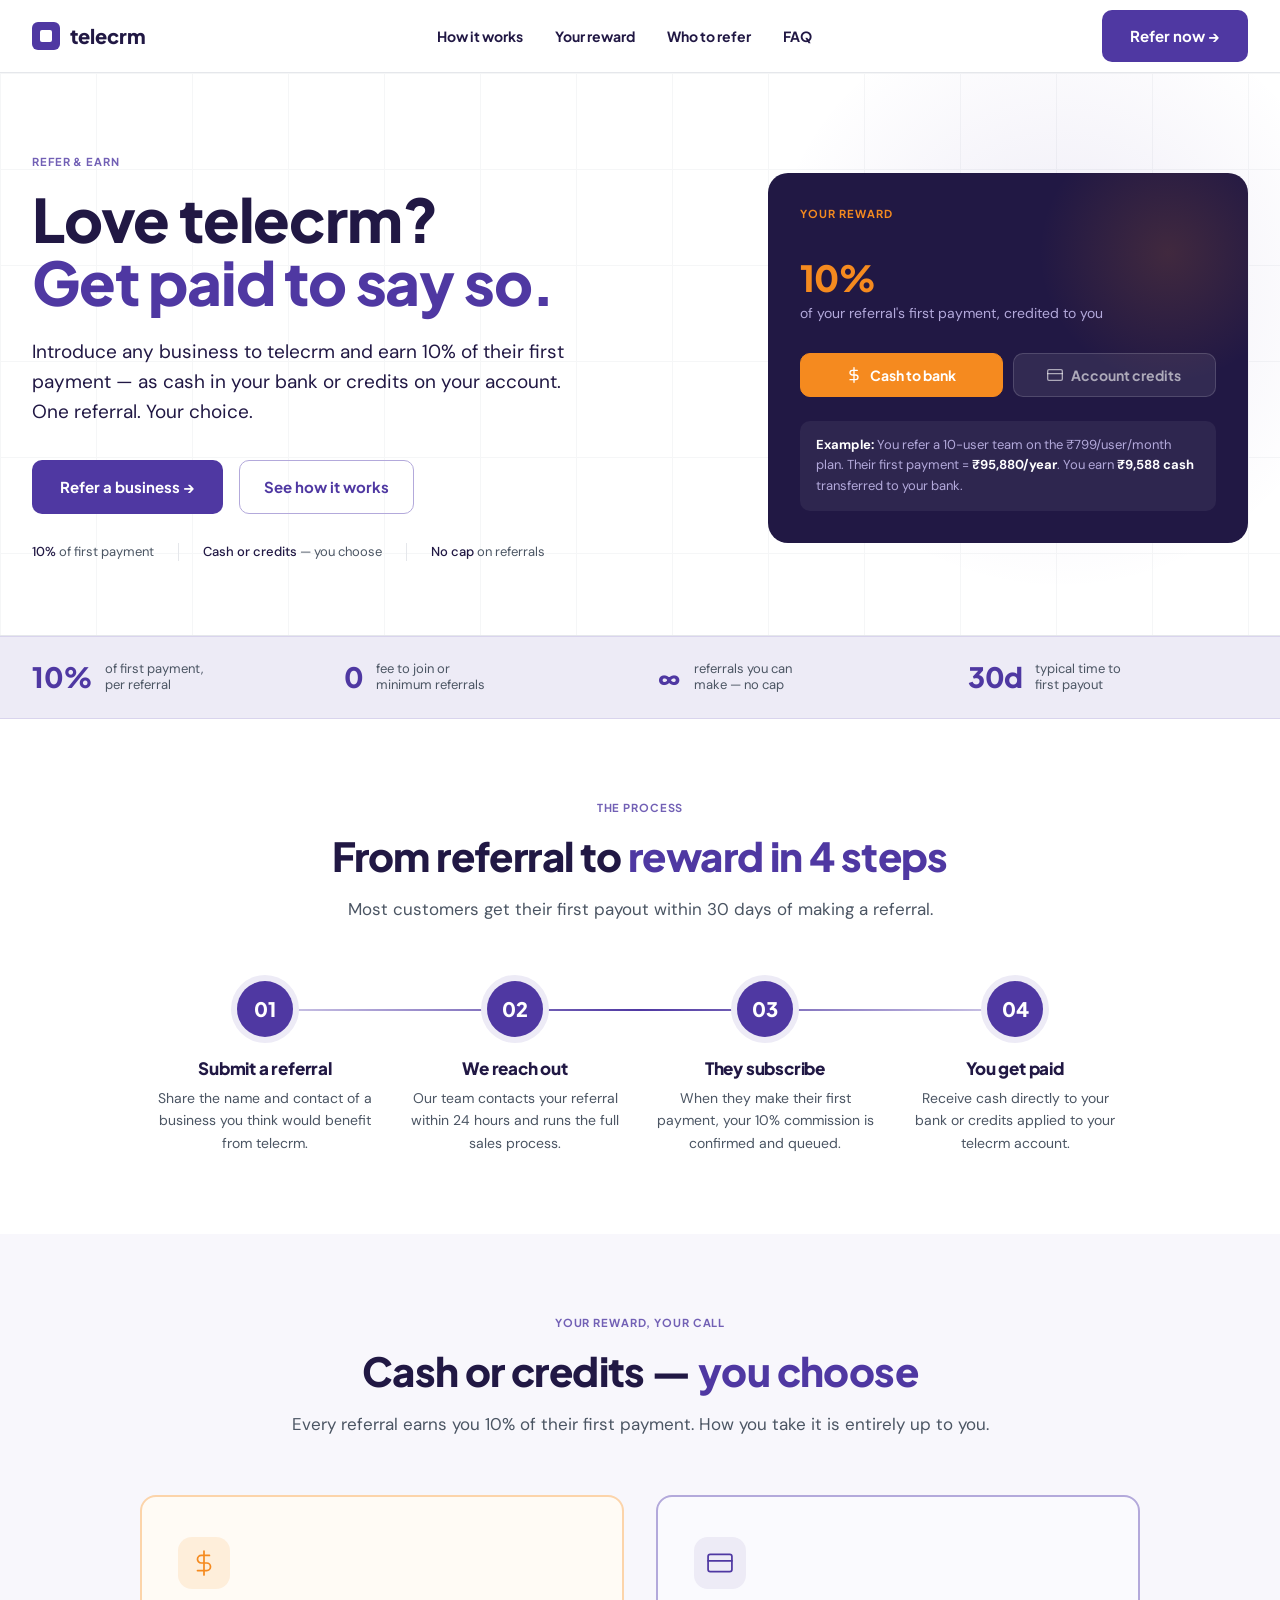
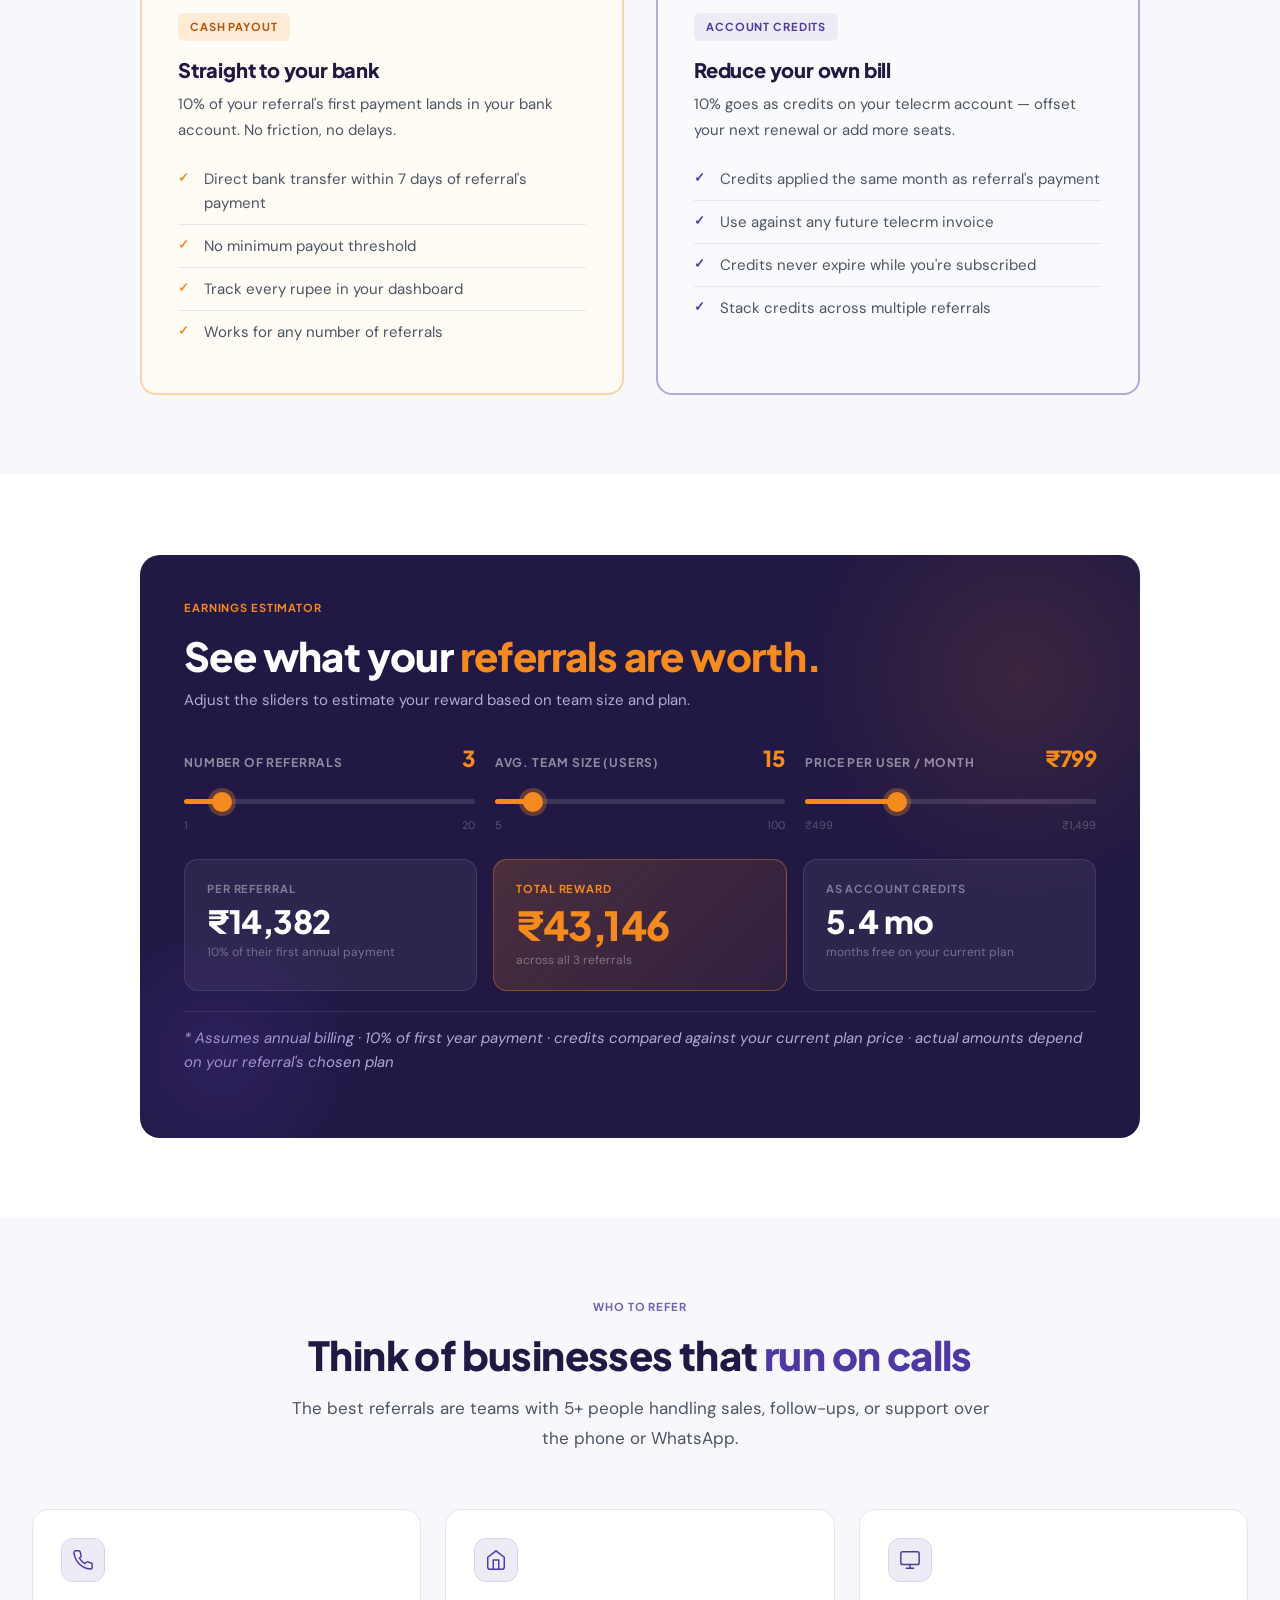
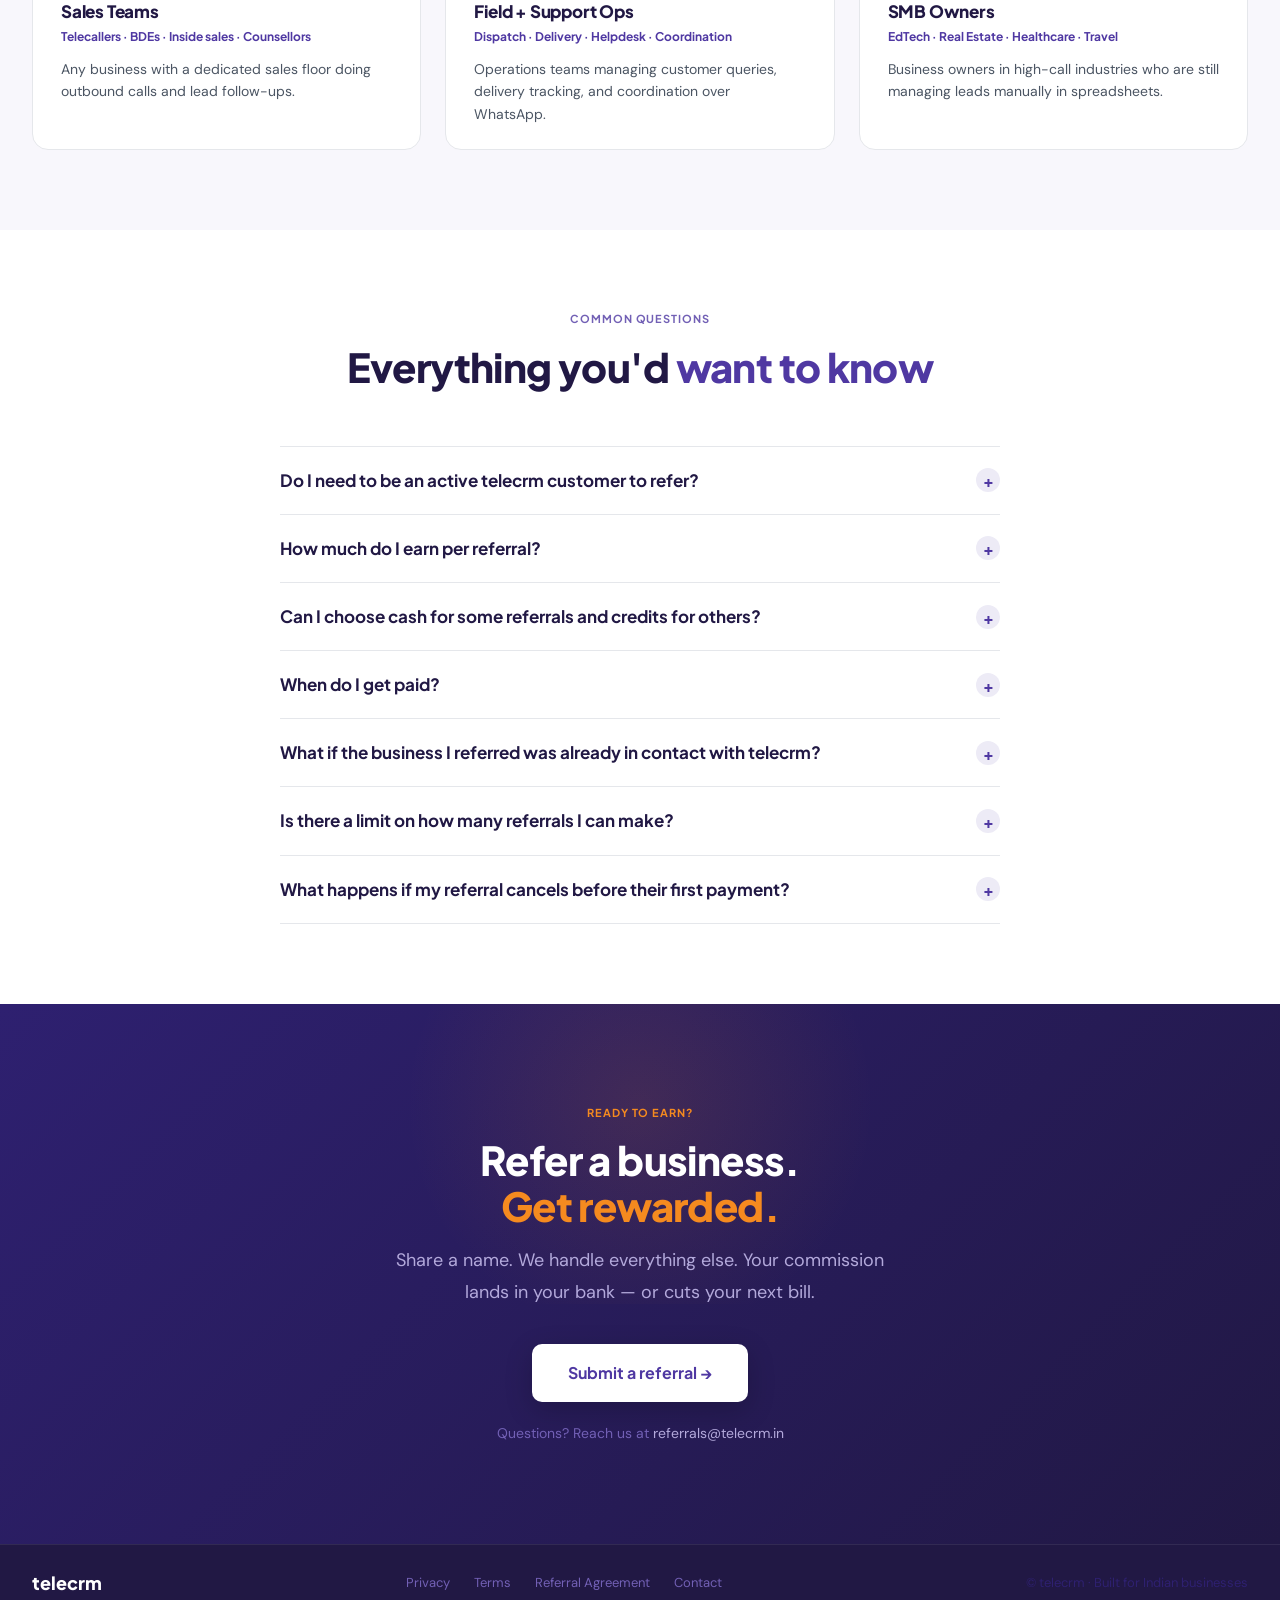
<file: refer-earn-landing.html>
<!DOCTYPE html>
<html lang="en">
<head>
<meta charset="UTF-8">
<meta name="viewport" content="width=device-width, initial-scale=1.0">
<title>telecrm Refer & Earn — Get 10% when your referral subscribes</title>
<meta name="description" content="Already using telecrm? Refer a business and earn 10% of their first payment — as cash or account credits. Your choice.">

<link rel="preconnect" href="https://fonts.googleapis.com">
<link rel="preconnect" href="https://fonts.gstatic.com" crossorigin>
<link href="https://fonts.googleapis.com/css2?family=Plus+Jakarta+Sans:wght@700;800;900&family=DM+Sans:wght@400;500&display=swap" rel="stylesheet">

<style>
:root {
  --font-head: 'Plus Jakarta Sans', sans-serif;
  --font-body: 'DM Sans', sans-serif;

  --v50:  #EDEBF6;
  --v100: #D9D4ED;
  --v200: #B3A9DB;
  --v400: #7260B5;
  --v500: #4F38A2;
  --v600: #3D2B8A;
  --v700: #2E2070;
  --v900: #211844;

  --orange: #F58A1F;
  --orange-light: #FFB347;

  --grey:  #4B5563;
  --grey2: #9CA3AF;
  --border: #E5E7EB;

  --radius-card: 16px;
  --radius-btn:  10px;
}

*, *::before, *::after { box-sizing: border-box; margin: 0; padding: 0; }
html { scroll-behavior: smooth; }
body {
  font-family: var(--font-body);
  color: var(--v900);
  background: #fff;
  -webkit-font-smoothing: antialiased;
  font-size: 16px;
  line-height: 1.6;
}

a { color: var(--v500); text-decoration: none; }
a:hover { color: var(--v600); }

.inner {
  max-width: 1280px;
  margin: 0 auto;
  padding: 0 32px;
}

/* ============== TYPOGRAPHY ============== */
h1 {
  font-family: var(--font-head);
  font-weight: 900;
  font-size: clamp(36px, 5.2vw, 60px);
  line-height: 1.05;
  letter-spacing: -1.2px;
  color: var(--v900);
}
h2 {
  font-family: var(--font-head);
  font-weight: 900;
  font-size: clamp(28px, 3.4vw, 40px);
  line-height: 1.15;
  letter-spacing: -0.6px;
  color: var(--v900);
}
h3 {
  font-family: var(--font-head);
  font-weight: 800;
  font-size: 20px;
  line-height: 1.3;
  letter-spacing: -0.2px;
  color: var(--v900);
}
h1 em, h2 em { color: var(--v500); font-style: normal; }
.eyebrow {
  font-family: var(--font-head);
  font-weight: 700;
  font-size: 11px;
  text-transform: uppercase;
  letter-spacing: 0.08em;
  color: var(--v400);
  margin-bottom: 16px;
}
p { font-size: 17px; line-height: 1.75; color: var(--grey); }
.lead { font-size: 19px; color: var(--v900); line-height: 1.6; }

/* ============== BUTTONS ============== */
.btn-primary {
  display: inline-flex; align-items: center; gap: 8px;
  font-family: var(--font-head);
  font-size: 15px; font-weight: 700;
  background: var(--v500); color: #fff;
  padding: 14px 28px;
  border-radius: var(--radius-btn);
  border: none; cursor: pointer;
  transition: background .15s ease, transform .15s ease;
  text-decoration: none;
}
.btn-primary:hover { background: var(--v600); color: #fff; transform: translateY(-1px); }

.btn-ghost {
  display: inline-flex; align-items: center; gap: 8px;
  font-family: var(--font-head);
  font-size: 15px; font-weight: 700;
  background: transparent; color: var(--v500);
  padding: 14px 24px;
  border-radius: var(--radius-btn);
  border: 1.5px solid var(--v200);
  cursor: pointer; transition: background .15s ease;
  text-decoration: none;
}
.btn-ghost:hover { background: var(--v50); color: var(--v500); }

.btn-cta-white {
  display: inline-flex; align-items: center; gap: 10px;
  font-family: var(--font-head);
  font-size: 16px; font-weight: 700;
  background: #fff; color: var(--v500);
  padding: 16px 36px;
  border-radius: var(--radius-btn);
  border: none; cursor: pointer;
  box-shadow: 0 8px 28px rgba(0,0,0,.2);
  transition: background .2s ease, transform .2s ease;
  text-decoration: none;
}
.btn-cta-white:hover { background: var(--v50); color: var(--v500); transform: translateY(-2px); }

/* ============== NAV ============== */
.nav {
  position: sticky; top: 0; z-index: 100;
  background: rgba(255,255,255,.96);
  backdrop-filter: blur(16px);
  -webkit-backdrop-filter: blur(16px);
  border-bottom: 1px solid var(--border);
}
.nav__inner {
  max-width: 1280px; margin: 0 auto; padding: 0 32px;
  display: flex; align-items: center; justify-content: space-between;
  height: 72px;
}
.nav__brand {
  display: flex; align-items: center; gap: 10px;
  font-family: var(--font-head);
  font-weight: 900; font-size: 20px; color: var(--v900);
  text-decoration: none;
}
.nav__brand-mark {
  width: 28px; height: 28px;
  background: var(--v500);
  border-radius: 6px;
  display: grid; place-items: center;
}
.nav__brand-mark::after {
  content: ''; width: 12px; height: 12px;
  background: #fff; border-radius: 2px;
}
.nav__links { display: flex; align-items: center; gap: 32px; }
.nav__links a {
  font-family: var(--font-head);
  font-weight: 700; font-size: 14px; color: var(--v900);
  transition: color .15s ease;
}
.nav__links a:hover { color: var(--v500); }
.nav__cta { display: flex; gap: 12px; }
@media (max-width: 900px) { .nav__links { display: none; } }

/* ============== HERO ============== */
.hero {
  padding: 80px 0 72px;
  background: #fff;
  position: relative;
  overflow: hidden;
  border-bottom: 1px solid var(--border);
}
.hero__bg {
  position: absolute; inset: 0;
  background-image:
    linear-gradient(var(--border) 1px, transparent 1px),
    linear-gradient(90deg, var(--border) 1px, transparent 1px);
  background-size: 96px 96px;
  opacity: .35;
  pointer-events: none;
}
.hero__glow {
  position: absolute; top: -80px; right: -80px;
  width: 600px; height: 600px;
  background: radial-gradient(circle, rgba(79,56,162,.10) 0%, transparent 70%);
  pointer-events: none;
}
.hero__inner {
  max-width: 1280px; margin: 0 auto; padding: 0 32px;
  position: relative;
  display: grid; grid-template-columns: 1.4fr 1fr;
  gap: 64px; align-items: center;
}
.hero__copy h1 { margin-bottom: 24px; }
.hero__copy .lead { margin-bottom: 32px; max-width: 540px; }
.hero__copy .ctas { display: flex; gap: 16px; flex-wrap: wrap; margin-bottom: 28px; }
.hero__trust {
  display: flex; gap: 24px; align-items: center;
  font-family: var(--font-body); font-size: 13px; color: var(--grey);
}
.hero__trust strong { color: var(--v900); font-weight: 500; }
.hero__trust-divider { width: 1px; height: 18px; background: var(--border); }

/* Hero reward visual */
.hero__visual {
  justify-self: end;
  width: 100%; max-width: 480px;
}
.reward-card {
  background: var(--v900);
  border-radius: 20px;
  padding: 32px;
  position: relative;
  overflow: hidden;
}
.reward-card::before {
  content: '';
  position: absolute; top: -60px; right: -60px;
  width: 280px; height: 280px;
  background: radial-gradient(circle, rgba(245,138,31,.15) 0%, transparent 65%);
  pointer-events: none;
}
.reward-card__label {
  font-family: var(--font-head); font-weight: 700; font-size: 11px;
  text-transform: uppercase; letter-spacing: 0.09em;
  color: var(--orange); margin-bottom: 12px; position: relative;
}
.reward-card__amount {
  font-family: var(--font-head); font-weight: 900;
  font-size: 64px; color: #fff; line-height: 1;
  letter-spacing: -2px; margin-bottom: 4px; position: relative;
}
.reward-card__amount span { font-size: 36px; letter-spacing: -1px; color: var(--orange); }
.reward-card__sub {
  font-size: 14px; color: var(--v200); margin-bottom: 28px; position: relative;
}
.reward-toggle {
  display: flex; gap: 10px; margin-bottom: 24px; position: relative;
}
.reward-toggle__btn {
  flex: 1; padding: 12px 16px;
  border-radius: 10px; border: 1.5px solid transparent;
  font-family: var(--font-head); font-weight: 700; font-size: 14px;
  cursor: pointer; transition: all .2s ease;
  display: flex; align-items: center; justify-content: center; gap: 8px;
}
.reward-toggle__btn--cash {
  background: rgba(245,138,31,.15); border-color: rgba(245,138,31,.4); color: var(--orange);
}
.reward-toggle__btn--credits {
  background: rgba(255,255,255,.08); border-color: rgba(255,255,255,.15); color: rgba(255,255,255,.6);
}
.reward-toggle__btn--cash.active {
  background: var(--orange); border-color: var(--orange); color: #fff;
}
.reward-toggle__btn--credits.active {
  background: var(--v500); border-color: var(--v500); color: #fff;
}
.reward-card__example {
  background: rgba(255,255,255,.06); border-radius: 10px; padding: 14px 16px;
  font-size: 13px; color: var(--v200); line-height: 1.6; position: relative;
}
.reward-card__example strong { color: #fff; }

@media (max-width: 960px) {
  .hero__inner { grid-template-columns: 1fr; }
  .hero__visual { justify-self: start; max-width: 100%; }
}

/* ============== HIGHLIGHTS BAR ============== */
.highlights {
  background: var(--v50);
  border-top: 1px solid var(--v100);
  border-bottom: 1px solid var(--v100);
  padding: 24px 32px;
}
.highlights__inner {
  max-width: 1280px; margin: 0 auto;
  display: grid; grid-template-columns: repeat(4, 1fr); gap: 32px;
}
.highlight {
  display: flex; align-items: center; gap: 12px;
}
.highlight__num {
  font-family: var(--font-head); font-weight: 900;
  font-size: 28px; color: var(--v500);
  letter-spacing: -0.5px; line-height: 1;
}
.highlight__label {
  font-family: var(--font-body); font-size: 13px; color: var(--grey);
  line-height: 1.3;
}
@media (max-width: 800px) {
  .highlights__inner { grid-template-columns: repeat(2, 1fr); gap: 20px; }
}

/* ============== SECTIONS ============== */
section { padding: 80px 0; }
section.alt { background: #F8F7FC; }
.section-head { max-width: 720px; margin: 0 auto 56px; text-align: center; }
.section-head .eyebrow { display: block; }
.section-head p { margin-top: 16px; color: var(--grey); }

/* ============== REWARD OPTIONS ============== */
.reward-options {
  display: grid; grid-template-columns: 1fr 1fr; gap: 32px;
  max-width: 1000px; margin: 0 auto;
}
.reward-option {
  border-radius: var(--radius-card);
  padding: 40px 36px;
  border: 2px solid var(--border);
  background: #fff;
  transition: border-color .2s, transform .2s;
}
.reward-option:hover { border-color: var(--v200); transform: translateY(-2px); }
.reward-option--cash { border-color: rgba(245,138,31,.35); background: #FFFBF5; }
.reward-option--credits { border-color: var(--v200); background: #FAFAFE; }
.reward-option__icon {
  width: 52px; height: 52px; border-radius: 14px;
  display: grid; place-items: center; margin-bottom: 24px;
}
.reward-option--cash .reward-option__icon { background: rgba(245,138,31,.12); }
.reward-option--credits .reward-option__icon { background: var(--v50); }
.reward-option__tag {
  display: inline-block;
  font-family: var(--font-head); font-weight: 700; font-size: 11px;
  text-transform: uppercase; letter-spacing: 0.08em;
  padding: 5px 12px; border-radius: 6px; margin-bottom: 16px;
}
.reward-option--cash .reward-option__tag { background: rgba(245,138,31,.15); color: #B45309; }
.reward-option--credits .reward-option__tag { background: var(--v50); color: var(--v500); }
.reward-option h3 { margin-bottom: 8px; }
.reward-option p { font-size: 15px; margin-bottom: 24px; }
.reward-option ul { list-style: none; padding: 0; }
.reward-option li {
  font-size: 15px; color: var(--grey);
  padding: 9px 0; display: flex; gap: 10px; align-items: flex-start;
  border-top: 1px solid var(--border);
}
.reward-option li:first-child { border-top: none; padding-top: 0; }
.reward-option li::before {
  content: '✓'; flex: 0 0 16px; font-weight: 700; margin-top: 1px; font-size: 13px;
}
.reward-option--cash li::before { color: var(--orange); }
.reward-option--credits li::before { color: var(--v500); }

@media (max-width: 700px) { .reward-options { grid-template-columns: 1fr; } }

/* ============== HOW IT WORKS ============== */
.steps {
  display: grid; grid-template-columns: repeat(4, 1fr); gap: 0;
  position: relative; max-width: 1000px; margin: 0 auto;
}
.steps::before {
  content: '';
  position: absolute; top: 28px; left: 10%; right: 10%; height: 2px;
  background: linear-gradient(to right, var(--v100), var(--v500), var(--v100));
  z-index: 0;
}
.step { padding: 0 16px; text-align: center; position: relative; z-index: 1; }
.step__num {
  width: 56px; height: 56px; border-radius: 50%;
  background: var(--v500); color: #fff;
  font-family: var(--font-head); font-weight: 900; font-size: 20px;
  display: grid; place-items: center; margin: 0 auto 20px;
  box-shadow: 0 0 0 6px var(--v50);
}
.step h3 { font-size: 17px; margin-bottom: 8px; }
.step p { font-size: 14px; line-height: 1.6; }

@media (max-width: 700px) {
  .steps { grid-template-columns: 1fr; gap: 32px; }
  .steps::before { display: none; }
  .step { display: grid; grid-template-columns: 56px 1fr; gap: 20px; text-align: left; align-items: start; }
  .step__num { margin: 0; }
}

/* ============== CALCULATOR ============== */
.calc-wrap {
  max-width: 1000px; margin: 0 auto;
  background: var(--v900);
  border-radius: 20px;
  padding: 44px 44px 36px;
  color: #fff;
  position: relative; overflow: hidden;
}
.calc-wrap::before {
  content: '';
  position: absolute; top: -120px; right: -120px;
  width: 480px; height: 480px;
  background: radial-gradient(circle, rgba(245,138,31,.12) 0%, transparent 65%);
  pointer-events: none;
}
.calc-wrap::after {
  content: '';
  position: absolute; bottom: -80px; left: -80px;
  width: 320px; height: 320px;
  background: radial-gradient(circle, rgba(79,56,162,.25) 0%, transparent 65%);
  pointer-events: none;
}
.calc-wrap h2 { color: #fff; margin-bottom: 8px; position: relative; }
.calc-wrap h2 em { color: var(--orange); }
.calc-wrap > p { color: var(--v200); margin-bottom: 28px; position: relative; font-size: 15px; }

.calc-inputs {
  display: flex; gap: 20px; margin-bottom: 24px; flex-wrap: wrap; position: relative;
}
.calc-input-group { flex: 1; min-width: 160px; }
.calc-input-group label {
  display: flex; justify-content: space-between; align-items: baseline;
  font-family: var(--font-head); font-weight: 700;
  font-size: 12px; text-transform: uppercase; letter-spacing: 0.07em;
  color: rgba(255,255,255,.5); margin-bottom: 10px;
}
.calc-input-group label span {
  font-size: 22px; font-weight: 900; color: var(--orange);
  text-transform: none; letter-spacing: -0.5px;
}
input[type=range] {
  width: 100%; -webkit-appearance: none; appearance: none;
  height: 5px; border-radius: 999px; outline: none; cursor: pointer;
  background: rgba(255,255,255,.12);
}
input[type=range]::-webkit-slider-thumb {
  -webkit-appearance: none; appearance: none;
  width: 20px; height: 20px; border-radius: 50%;
  background: var(--orange); cursor: pointer;
  box-shadow: 0 0 0 4px rgba(245,138,31,.3);
  transition: box-shadow .15s;
}
input[type=range]::-webkit-slider-thumb:hover { box-shadow: 0 0 0 6px rgba(245,138,31,.4); }
input[type=range]::-moz-range-thumb {
  width: 20px; height: 20px; border-radius: 50%; border: none;
  background: var(--orange); cursor: pointer;
  box-shadow: 0 0 0 4px rgba(245,138,31,.3);
}
.calc-range-bounds {
  display: flex; justify-content: space-between;
  font-size: 11px; color: rgba(255,255,255,.25);
  margin-top: 5px; font-family: var(--font-body);
}

.calc-result {
  display: grid; grid-template-columns: 1fr 1fr 1fr; gap: 16px;
  position: relative;
}
.calc-result-card {
  background: rgba(255,255,255,.06); border: 1px solid rgba(255,255,255,.1);
  border-radius: 14px; padding: 20px 22px;
}
.calc-result-card--highlight {
  background: linear-gradient(135deg, rgba(245,138,31,.2) 0%, rgba(245,138,31,.07) 100%);
  border-color: rgba(245,138,31,.4);
}
.calc-result-card__label {
  font-family: var(--font-head); font-weight: 700;
  font-size: 11px; text-transform: uppercase; letter-spacing: 0.08em;
  color: rgba(255,255,255,.4); margin-bottom: 8px;
}
.calc-result-card--highlight .calc-result-card__label { color: var(--orange); }
.calc-result-card__value {
  font-family: var(--font-head); font-weight: 900;
  font-size: 32px; color: #fff; letter-spacing: -0.5px; line-height: 1;
}
.calc-result-card--highlight .calc-result-card__value { color: var(--orange); font-size: 40px; }
.calc-result-card__sub { font-size: 12px; color: rgba(255,255,255,.35); margin-top: 6px; }
.calc-footnote {
  font-size: 12px; color: rgba(255,255,255,.35); margin-top: 20px;
  font-style: italic; line-height: 1.6; position: relative;
  border-top: 1px solid rgba(255,255,255,.1); padding-top: 14px;
}

@media (max-width: 800px) {
  .calc-wrap { padding: 32px 24px; }
  .calc-result { grid-template-columns: 1fr; }
}

/* ============== WHO TO REFER ============== */
.refer-grid {
  display: grid; grid-template-columns: repeat(3, 1fr); gap: 24px;
}
.refer-card {
  border: 1.5px solid var(--border); border-radius: var(--radius-card);
  padding: 28px 28px 24px; background: #fff;
  transition: border-color .2s ease, transform .2s ease;
}
.refer-card:hover { border-color: var(--v200); transform: translateY(-2px); }
.refer-card__icon {
  width: 44px; height: 44px; background: var(--v50);
  border: 1.5px solid var(--v100); border-radius: 12px;
  display: grid; place-items: center; margin-bottom: 18px;
}
.refer-card h3 { margin-bottom: 4px; font-size: 17px; }
.refer-card .refer-examples {
  font-family: var(--font-head); font-weight: 700; font-size: 12px;
  color: var(--v500); margin-bottom: 12px;
}
.refer-card p { font-size: 14px; line-height: 1.6; }

@media (max-width: 800px) { .refer-grid { grid-template-columns: 1fr; } }

/* ============== FAQ ============== */
.faq-list { max-width: 720px; margin: 0 auto; }
details {
  border-bottom: 1px solid var(--border); padding: 20px 0;
}
details:first-child { border-top: 1px solid var(--border); }
summary {
  font-family: var(--font-head); font-weight: 700; font-size: 17px;
  color: var(--v900); cursor: pointer; list-style: none;
  display: flex; justify-content: space-between; align-items: center;
  gap: 16px;
}
summary::-webkit-details-marker { display: none; }
summary::after {
  content: '+'; flex: 0 0 24px; width: 24px; height: 24px;
  background: var(--v50); border-radius: 50%;
  display: grid; place-items: center;
  font-size: 16px; color: var(--v500); font-family: var(--font-head); font-weight: 900;
  transition: transform .2s ease;
}
details[open] summary::after { content: '−'; }
details p { margin-top: 14px; font-size: 15px; line-height: 1.75; }

/* ============== FINAL CTA ============== */
.final-cta {
  background: linear-gradient(135deg, var(--v700) 0%, var(--v900) 100%);
  padding: 100px 32px;
  text-align: center;
  position: relative; overflow: hidden;
}
.final-cta::before {
  content: '';
  position: absolute; top: -100px; left: 50%; transform: translateX(-50%);
  width: 600px; height: 400px;
  background: radial-gradient(circle, rgba(245,138,31,.12) 0%, transparent 65%);
  pointer-events: none;
}
.final-cta .eyebrow { color: var(--orange); position: relative; }
.final-cta h2 { color: #fff; margin: 16px 0; position: relative; }
.final-cta h2 em { color: var(--orange); }
.final-cta > p { color: var(--v200); max-width: 520px; margin: 0 auto 36px; position: relative; font-size: 18px; }
.final-cta__contact { margin-top: 20px; font-size: 14px; color: var(--v400); position: relative; }
.final-cta__contact a { color: var(--v200); }
.final-cta__contact a:hover { color: #fff; }

/* ============== FOOTER ============== */
.footer {
  background: var(--v900);
  border-top: 1px solid rgba(255,255,255,.08);
  padding: 24px 32px;
}
.footer__inner {
  max-width: 1280px; margin: 0 auto;
  display: flex; align-items: center; justify-content: space-between; flex-wrap: wrap; gap: 16px;
}
.footer__brand {
  font-family: var(--font-head); font-weight: 900; font-size: 18px; color: #fff;
}
.footer__links { display: flex; gap: 24px; }
.footer__links a { font-size: 13px; color: var(--v400); }
.footer__links a:hover { color: #fff; }
.footer__copy { font-size: 13px; color: var(--v700); }
</style>
</head>
<body>

<!-- ============== NAV ============== -->
<nav class="nav">
  <div class="nav__inner">
    <a href="https://telecrm.in" class="nav__brand">
      <div class="nav__brand-mark"></div>
      telecrm
    </a>
    <div class="nav__links">
      <a href="#how">How it works</a>
      <a href="#rewards">Your reward</a>
      <a href="#who">Who to refer</a>
      <a href="#faq">FAQ</a>
    </div>
    <div class="nav__cta">
      <a href="#apply" class="btn-primary">Refer now →</a>
    </div>
  </div>
</nav>

<!-- ============== HERO ============== -->
<section class="hero">
  <div class="hero__bg"></div>
  <div class="hero__glow"></div>
  <div class="hero__inner">
    <div class="hero__copy">
      <div class="eyebrow">Refer &amp; Earn</div>
      <h1>Love telecrm?<br><em>Get paid to say so.</em></h1>
      <p class="lead">Introduce any business to telecrm and earn 10% of their first payment — as cash in your bank or credits on your account. One referral. Your choice.</p>
      <div class="ctas">
        <a href="#apply" class="btn-primary">Refer a business →</a>
        <a href="#how" class="btn-ghost">See how it works</a>
      </div>
      <div class="hero__trust">
        <span><strong>10%</strong> of first payment</span>
        <div class="hero__trust-divider"></div>
        <span><strong>Cash or credits</strong> — you choose</span>
        <div class="hero__trust-divider"></div>
        <span><strong>No cap</strong> on referrals</span>
      </div>
    </div>

    <div class="hero__visual">
      <div class="reward-card">
        <div class="reward-card__label">Your reward</div>
        <div class="reward-card__amount"><span>10%</span></div>
        <div class="reward-card__sub">of your referral's first payment, credited to you</div>
        <div class="reward-toggle">
          <button class="reward-toggle__btn reward-toggle__btn--cash active" onclick="toggleReward('cash')">
            <svg width="16" height="16" viewBox="0 0 24 24" fill="none" stroke="currentColor" stroke-width="2" stroke-linecap="round" stroke-linejoin="round"><line x1="12" y1="1" x2="12" y2="23"/><path d="M17 5H9.5a3.5 3.5 0 0 0 0 7h5a3.5 3.5 0 0 1 0 7H6"/></svg>
            Cash to bank
          </button>
          <button class="reward-toggle__btn reward-toggle__btn--credits" onclick="toggleReward('credits')">
            <svg width="16" height="16" viewBox="0 0 24 24" fill="none" stroke="currentColor" stroke-width="2" stroke-linecap="round" stroke-linejoin="round"><rect x="1" y="4" width="22" height="16" rx="2" ry="2"/><line x1="1" y1="10" x2="23" y2="10"/></svg>
            Account credits
          </button>
        </div>
        <div class="reward-card__example" id="rewardExample">
          <strong>Example:</strong> You refer a 10-user team on the ₹799/user/month plan. Their first payment = <strong>₹95,880/year</strong>. You earn <strong>₹9,588 cash</strong> transferred to your bank.
        </div>
      </div>
    </div>
  </div>
</section>

<!-- ============== HIGHLIGHTS BAR ============== -->
<div class="highlights">
  <div class="highlights__inner">
    <div class="highlight">
      <div class="highlight__num">10%</div>
      <div class="highlight__label">of first payment,<br>per referral</div>
    </div>
    <div class="highlight">
      <div class="highlight__num">0</div>
      <div class="highlight__label">fee to join or<br>minimum referrals</div>
    </div>
    <div class="highlight">
      <div class="highlight__num">∞</div>
      <div class="highlight__label">referrals you can<br>make — no cap</div>
    </div>
    <div class="highlight">
      <div class="highlight__num">30d</div>
      <div class="highlight__label">typical time to<br>first payout</div>
    </div>
  </div>
</div>

<!-- ============== HOW IT WORKS ============== -->
<section id="how">
  <div class="inner">
    <div class="section-head">
      <span class="eyebrow">The process</span>
      <h2>From referral to <em>reward in 4 steps</em></h2>
      <p>Most customers get their first payout within 30 days of making a referral.</p>
    </div>

    <div class="steps">
      <div class="step">
        <div class="step__num">01</div>
        <div>
          <h3>Submit a referral</h3>
          <p>Share the name and contact of a business you think would benefit from telecrm.</p>
        </div>
      </div>
      <div class="step">
        <div class="step__num">02</div>
        <div>
          <h3>We reach out</h3>
          <p>Our team contacts your referral within 24 hours and runs the full sales process.</p>
        </div>
      </div>
      <div class="step">
        <div class="step__num">03</div>
        <div>
          <h3>They subscribe</h3>
          <p>When they make their first payment, your 10% commission is confirmed and queued.</p>
        </div>
      </div>
      <div class="step">
        <div class="step__num">04</div>
        <div>
          <h3>You get paid</h3>
          <p>Receive cash directly to your bank or credits applied to your telecrm account.</p>
        </div>
      </div>
    </div>
  </div>
</section>

<!-- ============== REWARD OPTIONS ============== -->
<section id="rewards" class="alt">
  <div class="inner">
    <div class="section-head">
      <span class="eyebrow">Your reward, your call</span>
      <h2>Cash or credits — <em>you choose</em></h2>
      <p>Every referral earns you 10% of their first payment. How you take it is entirely up to you.</p>
    </div>

    <div class="reward-options">
      <div class="reward-option reward-option--cash">
        <div class="reward-option__icon">
          <svg width="26" height="26" viewBox="0 0 24 24" fill="none" stroke="#F58A1F" stroke-width="1.6" stroke-linecap="round" stroke-linejoin="round"><line x1="12" y1="1" x2="12" y2="23"/><path d="M17 5H9.5a3.5 3.5 0 0 0 0 7h5a3.5 3.5 0 0 1 0 7H6"/></svg>
        </div>
        <span class="reward-option__tag">Cash payout</span>
        <h3>Straight to your bank</h3>
        <p>10% of your referral's first payment lands in your bank account. No friction, no delays.</p>
        <ul>
          <li>Direct bank transfer within 7 days of referral's payment</li>
          <li>No minimum payout threshold</li>
          <li>Track every rupee in your dashboard</li>
          <li>Works for any number of referrals</li>
        </ul>
      </div>

      <div class="reward-option reward-option--credits">
        <div class="reward-option__icon">
          <svg width="26" height="26" viewBox="0 0 24 24" fill="none" stroke="#4F38A2" stroke-width="1.6" stroke-linecap="round" stroke-linejoin="round"><rect x="1" y="4" width="22" height="16" rx="2" ry="2"/><line x1="1" y1="10" x2="23" y2="10"/></svg>
        </div>
        <span class="reward-option__tag">Account credits</span>
        <h3>Reduce your own bill</h3>
        <p>10% goes as credits on your telecrm account — offset your next renewal or add more seats.</p>
        <ul>
          <li>Credits applied the same month as referral's payment</li>
          <li>Use against any future telecrm invoice</li>
          <li>Credits never expire while you're subscribed</li>
          <li>Stack credits across multiple referrals</li>
        </ul>
      </div>
    </div>
  </div>
</section>

<!-- ============== CALCULATOR ============== -->
<section id="calculator">
  <div class="inner">
    <div class="calc-wrap">
      <div class="eyebrow" style="color:var(--orange); position:relative;">Earnings estimator</div>
      <h2>See what your <em>referrals are worth.</em></h2>
      <p>Adjust the sliders to estimate your reward based on team size and plan.</p>

      <div class="calc-inputs">
        <div class="calc-input-group">
          <label for="refCount">Number of referrals <span id="refCountVal">3</span></label>
          <input type="range" id="refCount" min="1" max="20" value="3" step="1">
          <div class="calc-range-bounds"><span>1</span><span>20</span></div>
        </div>
        <div class="calc-input-group">
          <label for="teamSize">Avg. team size (users) <span id="teamSizeVal">15</span></label>
          <input type="range" id="teamSize" min="5" max="100" value="15" step="5">
          <div class="calc-range-bounds"><span>5</span><span>100</span></div>
        </div>
        <div class="calc-input-group">
          <label for="planPrice">Price per user / month <span id="planPriceVal">₹799</span></label>
          <input type="range" id="planPrice" min="499" max="1499" value="799" step="100">
          <div class="calc-range-bounds"><span>₹499</span><span>₹1,499</span></div>
        </div>
      </div>

      <div class="calc-result">
        <div class="calc-result-card">
          <div class="calc-result-card__label">Per referral</div>
          <div class="calc-result-card__value" id="perRef">—</div>
          <div class="calc-result-card__sub">10% of their first annual payment</div>
        </div>
        <div class="calc-result-card calc-result-card--highlight">
          <div class="calc-result-card__label">Total reward</div>
          <div class="calc-result-card__value" id="totalReward">—</div>
          <div class="calc-result-card__sub">across all <span id="refLabel">3</span> referrals</div>
        </div>
        <div class="calc-result-card">
          <div class="calc-result-card__label">As account credits</div>
          <div class="calc-result-card__value" id="creditsVal">—</div>
          <div class="calc-result-card__sub">months free on your current plan</div>
        </div>
      </div>

      <p class="calc-footnote">* Assumes annual billing · 10% of first year payment · credits compared against your current plan price · actual amounts depend on your referral's chosen plan</p>
    </div>
  </div>
</section>

<!-- ============== WHO TO REFER ============== -->
<section id="who" class="alt">
  <div class="inner">
    <div class="section-head">
      <span class="eyebrow">Who to refer</span>
      <h2>Think of businesses that <em>run on calls</em></h2>
      <p>The best referrals are teams with 5+ people handling sales, follow-ups, or support over the phone or WhatsApp.</p>
    </div>

    <div class="refer-grid">
      <div class="refer-card">
        <div class="refer-card__icon">
          <svg width="22" height="22" viewBox="0 0 24 24" fill="none" stroke="#4F38A2" stroke-width="1.6" stroke-linecap="round" stroke-linejoin="round"><path d="M22 16.92v3a2 2 0 0 1-2.18 2 19.79 19.79 0 0 1-8.63-3.07 19.5 19.5 0 0 1-6-6A19.79 19.79 0 0 1 2.12 4.18 2 2 0 0 1 4.11 2h3a2 2 0 0 1 2 1.72c.13.96.37 1.9.72 2.81a2 2 0 0 1-.45 2.11L8.09 9.91a16 16 0 0 0 6 6l1.27-1.27a2 2 0 0 1 2.11-.45c.91.35 1.85.59 2.81.72A2 2 0 0 1 22 16.92z"/></svg>
        </div>
        <h3>Sales Teams</h3>
        <div class="refer-examples">Telecallers · BDEs · Inside sales · Counsellors</div>
        <p>Any business with a dedicated sales floor doing outbound calls and lead follow-ups.</p>
      </div>

      <div class="refer-card">
        <div class="refer-card__icon">
          <svg width="22" height="22" viewBox="0 0 24 24" fill="none" stroke="#4F38A2" stroke-width="1.6" stroke-linecap="round" stroke-linejoin="round"><path d="M3 9l9-7 9 7v11a2 2 0 0 1-2 2H5a2 2 0 0 1-2-2z"/><polyline points="9 22 9 12 15 12 15 22"/></svg>
        </div>
        <h3>Field + Support Ops</h3>
        <div class="refer-examples">Dispatch · Delivery · Helpdesk · Coordination</div>
        <p>Operations teams managing customer queries, delivery tracking, and coordination over WhatsApp.</p>
      </div>

      <div class="refer-card">
        <div class="refer-card__icon">
          <svg width="22" height="22" viewBox="0 0 24 24" fill="none" stroke="#4F38A2" stroke-width="1.6" stroke-linecap="round" stroke-linejoin="round"><rect x="2" y="3" width="20" height="14" rx="2" ry="2"/><line x1="8" y1="21" x2="16" y2="21"/><line x1="12" y1="17" x2="12" y2="21"/></svg>
        </div>
        <h3>SMB Owners</h3>
        <div class="refer-examples">EdTech · Real Estate · Healthcare · Travel</div>
        <p>Business owners in high-call industries who are still managing leads manually in spreadsheets.</p>
      </div>
    </div>
  </div>
</section>

<!-- ============== FAQ ============== -->
<section id="faq">
  <div class="inner">
    <div class="section-head">
      <span class="eyebrow">Common questions</span>
      <h2>Everything you'd <em>want to know</em></h2>
    </div>

    <div class="faq-list">
      <details>
        <summary>Do I need to be an active telecrm customer to refer?</summary>
        <p>Yes — the Refer &amp; Earn program is exclusively for current telecrm subscribers. If you're actively paying for a telecrm plan, you're eligible to refer.</p>
      </details>

      <details>
        <summary>How much do I earn per referral?</summary>
        <p>You earn 10% of your referral's first payment. So if they sign up 10 users on the ₹799/user/month annual plan, their first payment is ₹95,880 — and you earn ₹9,588, either as cash or credits.</p>
      </details>

      <details>
        <summary>Can I choose cash for some referrals and credits for others?</summary>
        <p>Yes. You choose your preferred reward type per referral at the time of submission. You don't have to pick one format for everything.</p>
      </details>

      <details>
        <summary>When do I get paid?</summary>
        <p>Cash is transferred within 7 business days of your referral's first payment clearing. Credits are applied to your account in the same billing cycle. There's no waiting period or minimum payout threshold.</p>
      </details>

      <details>
        <summary>What if the business I referred was already in contact with telecrm?</summary>
        <p>If the referred business is already in our CRM as a lead or existing contact, the referral may not qualify. We'll let you know within 24 hours of submission. When in doubt, submit anyway — we'll confirm.</p>
      </details>

      <details>
        <summary>Is there a limit on how many referrals I can make?</summary>
        <p>No limit. Refer 1 or 50 — every qualifying referral earns you 10%. There are no caps, quotas, or exclusivity clauses.</p>
      </details>

      <details>
        <summary>What happens if my referral cancels before their first payment?</summary>
        <p>The reward is based on the referral's first actual payment. If they don't convert, there's no payout for that referral — but your other referrals are unaffected.</p>
      </details>
    </div>
  </div>
</section>

<!-- ============== FINAL CTA ============== -->
<section id="apply" class="final-cta">
  <div class="eyebrow">Ready to earn?</div>
  <h2>Refer a business.<br><em>Get rewarded.</em></h2>
  <p>Share a name. We handle everything else. Your commission lands in your bank — or cuts your next bill.</p>
  <a href="mailto:referrals@telecrm.in?subject=Refer%20%26%20Earn%20Submission" class="btn-cta-white">
    Submit a referral →
  </a>
  <div class="final-cta__contact">
    Questions? Reach us at <a href="mailto:referrals@telecrm.in">referrals@telecrm.in</a>
  </div>
</section>

<!-- ============== FOOTER ============== -->
<footer class="footer">
  <div class="footer__inner">
    <div class="footer__brand">telecrm</div>
    <div class="footer__links">
      <a href="#">Privacy</a>
      <a href="#">Terms</a>
      <a href="#">Referral Agreement</a>
      <a href="mailto:referrals@telecrm.in">Contact</a>
    </div>
    <div class="footer__copy">© telecrm · Built for Indian businesses</div>
  </div>
</footer>

<!-- ============== SCRIPTS ============== -->
<script>
// Reward toggle
const examples = {
  cash: 'Example: You refer a 10-user team on the ₹799/user/month plan. Their first payment = <strong>₹95,880/year</strong>. You earn <strong>₹9,588 cash</strong> transferred to your bank.',
  credits: 'Example: You refer a 10-user team on the ₹799/user/month plan. Their first payment = <strong>₹95,880/year</strong>. You earn <strong>₹9,588 as account credits</strong> — roughly 4 months free on a 20-user plan.'
};
function toggleReward(type) {
  document.querySelectorAll('.reward-toggle__btn').forEach(b => {
    b.classList.remove('active');
    if (b.classList.contains('reward-toggle__btn--' + type)) b.classList.add('active');
  });
  document.getElementById('rewardExample').innerHTML = '<strong>Example:</strong> ' + examples[type].replace('<strong>Example:</strong> ', '');
}

// Calculator
(function () {
  const refCount  = document.getElementById('refCount');
  const teamSize  = document.getElementById('teamSize');
  const planPrice = document.getElementById('planPrice');
  const COMMISSION = 0.10;
  const MONTHS = 12;

  function fmt(n) {
    if (n >= 1e7) return '₹' + (n/1e7).toFixed(1) + ' Cr';
    if (n >= 1e5) return '₹' + (n/1e5).toFixed(1) + ' L';
    return '₹' + Math.round(n).toLocaleString('en-IN');
  }

  function fillTrack(slider) {
    const min = +slider.min, max = +slider.max, val = +slider.value;
    const pct = ((val - min) / (max - min)) * 100;
    slider.style.background = `linear-gradient(to right,#F58A1F ${pct}%,rgba(255,255,255,.12) ${pct}%)`;
  }

  function recompute() {
    const refs  = +refCount.value;
    const users = +teamSize.value;
    const price = +planPrice.value;

    document.getElementById('refCountVal').textContent  = refs;
    document.getElementById('teamSizeVal').textContent  = users;
    document.getElementById('planPriceVal').textContent = '₹' + price.toLocaleString('en-IN');
    document.getElementById('refLabel').textContent     = refs;

    fillTrack(refCount);
    fillTrack(teamSize);
    fillTrack(planPrice);

    const firstPayment   = users * price * MONTHS;
    const perRefReward   = firstPayment * COMMISSION;
    const totalReward    = perRefReward * refs;

    // Months free: totalReward / (user's own monthly bill) — assume same plan, 10 users as example
    const ownMonthlyBill = 10 * price;
    const monthsFree     = ownMonthlyBill > 0 ? (totalReward / ownMonthlyBill).toFixed(1) : '—';

    document.getElementById('perRef').textContent      = fmt(perRefReward);
    document.getElementById('totalReward').textContent = fmt(totalReward);
    document.getElementById('creditsVal').textContent  = monthsFree + ' mo';
  }

  [refCount, teamSize, planPrice].forEach(s => s.addEventListener('input', recompute));
  recompute();
})();
</script>

</body>
</html>
</file>
<file: css/styles.css>
:root {
  --primary: #4f38a2;
  --primary-dark: #2e236b;
  --primary-soft: #f1effb;
  --secondary: #f58a1f;
  --secondary-soft: #fff3e6;
  --ink: #161329;
  --muted: #5d6475;
  --line: #e6e8ef;
  --surface: #ffffff;
  --surface-soft: #f8f8fc;
  --shadow: 0 20px 60px rgba(31, 25, 70, 0.12);
  --radius: 8px;
  --container: 1180px;
  --font-heading: "Plus Jakarta Sans", system-ui, sans-serif;
  --font-body: "DM Sans", system-ui, sans-serif;
}

* {
  box-sizing: border-box;
}

html {
  scroll-behavior: smooth;
}

body {
  margin: 0;
  color: var(--ink);
  background: var(--surface);
  font-family: var(--font-body);
  font-size: 16px;
  line-height: 1.6;
  text-rendering: optimizeLegibility;
  -webkit-font-smoothing: antialiased;
}

body.nav-open {
  overflow: hidden;
}

img,
svg {
  max-width: 100%;
}

a {
  color: inherit;
  text-decoration: none;
}

button,
input {
  font: inherit;
}

button {
  cursor: pointer;
}

:focus-visible {
  outline: 3px solid rgba(245, 138, 31, 0.55);
  outline-offset: 3px;
}

.skip-link {
  position: fixed;
  left: 16px;
  top: 12px;
  z-index: 999;
  transform: translateY(-140%);
  border-radius: var(--radius);
  background: var(--ink);
  color: #fff;
  padding: 10px 14px;
}

.skip-link:focus {
  transform: translateY(0);
}

.container {
  width: min(100% - 32px, var(--container));
  margin-inline: auto;
}

.section {
  padding: 80px 0;
}

.section--soft {
  background:
    linear-gradient(180deg, rgba(79, 56, 162, 0.04), rgba(245, 138, 31, 0.04)),
    var(--surface-soft);
}

.section--contrast {
  background: #171329;
  color: #fff;
}

.section--form {
  background:
    linear-gradient(135deg, rgba(79, 56, 162, 0.08), rgba(245, 138, 31, 0.08)),
    #fff;
}

.section-heading {
  max-width: 720px;
  margin-bottom: 34px;
}

.section-heading h2,
.faq-intro h2,
.choose-content h2,
.form-copy h2,
.final-cta h2 {
  margin: 0;
  font-family: var(--font-heading);
  font-size: clamp(1.55rem, 2.2vw, 2.2rem);
  line-height: 1.22;
  letter-spacing: 0;
}

.eyebrow {
  margin: 0 0 12px;
  color: var(--secondary);
  font-family: var(--font-heading);
  font-size: 0.78rem;
  font-weight: 800;
  letter-spacing: 0.11em;
  text-transform: uppercase;
}

.button {
  display: inline-flex;
  min-height: 48px;
  align-items: center;
  justify-content: center;
  border: 1px solid transparent;
  border-radius: var(--radius);
  padding: 13px 20px;
  font-family: var(--font-heading);
  font-weight: 800;
  line-height: 1;
  transition: transform 180ms ease, box-shadow 180ms ease, background 180ms ease, border-color 180ms ease;
}

.button:hover {
  transform: translateY(-2px);
}

.button--primary {
  background: var(--primary);
  color: #fff;
  box-shadow: 0 14px 32px rgba(79, 56, 162, 0.24);
}

.button--primary:hover {
  background: var(--primary-dark);
}

.button--secondary {
  border-color: rgba(79, 56, 162, 0.24);
  background: #fff;
  color: var(--primary);
}

.button--light {
  background: #fff;
  color: var(--primary);
  box-shadow: 0 14px 34px rgba(0, 0, 0, 0.16);
}

.button--wide {
  width: 100%;
}

.site-header {
  position: sticky;
  top: 0;
  z-index: 20;
  border-bottom: 1px solid rgba(230, 232, 239, 0.8);
  background: rgba(255, 255, 255, 0.88);
  backdrop-filter: blur(18px);
}

.site-header.is-scrolled {
  box-shadow: 0 12px 30px rgba(22, 19, 41, 0.08);
}

.nav {
  display: flex;
  min-height: 72px;
  align-items: center;
  justify-content: space-between;
  gap: 24px;
}

.brand {
  display: inline-flex;
  align-items: center;
  gap: 10px;
  font-family: var(--font-heading);
  font-size: 1.13rem;
  font-weight: 800;
}

.brand__mark {
  display: grid;
  width: 34px;
  height: 34px;
  place-items: center;
  border-radius: var(--radius);
  background: var(--primary);
  color: #fff;
}

.nav__menu {
  display: flex;
  align-items: center;
  gap: 24px;
  color: var(--muted);
  font-size: 0.94rem;
  font-weight: 700;
}

.nav__menu a:hover {
  color: var(--primary);
}

.nav__cta {
  border-radius: var(--radius);
  background: var(--primary);
  color: #fff !important;
  padding: 11px 16px;
}

.nav-toggle {
  display: none;
  width: 44px;
  height: 44px;
  flex-direction: column;
  align-items: center;
  justify-content: center;
  gap: 5px;
  border: 1px solid var(--line);
  border-radius: var(--radius);
  background: #fff;
}

.nav-toggle span {
  width: 18px;
  height: 2px;
  border-radius: 999px;
  background: var(--ink);
}

.hero {
  position: relative;
  overflow: hidden;
  padding: 72px 0 86px;
  background:
    radial-gradient(circle at 82% 18%, rgba(245, 138, 31, 0.15), transparent 27%),
    radial-gradient(circle at 0% 10%, rgba(79, 56, 162, 0.13), transparent 32%),
    linear-gradient(180deg, #fff 0%, #fbfbff 100%);
}

.hero::before {
  position: absolute;
  inset: 0;
  content: "";
  background-image:
    linear-gradient(rgba(79, 56, 162, 0.06) 1px, transparent 1px),
    linear-gradient(90deg, rgba(79, 56, 162, 0.06) 1px, transparent 1px);
  background-size: 56px 56px;
  mask-image: linear-gradient(180deg, #000, transparent 78%);
  pointer-events: none;
}

.hero__grid {
  position: relative;
  display: grid;
  grid-template-columns: minmax(0, 1.1fr) minmax(320px, 0.9fr);
  align-items: center;
  gap: 48px;
}

.hero h1 {
  max-width: 640px;
  margin: 0;
  font-family: var(--font-heading);
  font-size: clamp(2rem, 3.15vw, 3.15rem);
  line-height: 1.14;
  letter-spacing: 0;
}

.hero__subheadline {
  max-width: 590px;
  margin: 24px 0 0;
  color: var(--muted);
  font-size: clamp(1rem, 1.45vw, 1.12rem);
}

.hero__actions {
  display: flex;
  flex-wrap: wrap;
  gap: 12px;
  margin: 32px 0 28px;
}

.trust-list {
  display: grid;
  grid-template-columns: repeat(2, minmax(0, 1fr));
  max-width: 650px;
  gap: 12px 20px;
  margin: 0;
  padding: 0;
  list-style: none;
  color: var(--ink);
  font-weight: 700;
}

.trust-list li {
  position: relative;
  padding-left: 28px;
}

.trust-list li::before {
  position: absolute;
  left: 0;
  top: 1px;
  display: grid;
  width: 20px;
  height: 20px;
  place-items: center;
  border-radius: 50%;
  background: rgba(245, 138, 31, 0.16);
  color: var(--secondary);
  content: "✓";
  font-size: 0.82rem;
  font-weight: 900;
}

.hero__visual {
  justify-self: end;
  width: 100%;
}

.reward-card {
  position: relative;
  overflow: hidden;
  border: 1px solid rgba(79, 56, 162, 0.14);
  border-radius: var(--radius);
  background: rgba(255, 255, 255, 0.9);
  box-shadow: var(--shadow);
  padding: clamp(22px, 4vw, 34px);
}

.reward-card::before {
  position: absolute;
  inset: 0;
  content: "";
  background: linear-gradient(135deg, rgba(79, 56, 162, 0.11), transparent 42%, rgba(245, 138, 31, 0.13));
  pointer-events: none;
}

.reward-card > * {
  position: relative;
}

.reward-card__top,
.reward-card__row,
.reward-card__reward,
.reward-card__footer {
  display: flex;
  align-items: center;
  justify-content: space-between;
  gap: 18px;
}

.reward-card__label {
  color: var(--muted);
  font-weight: 800;
}

.reward-card__badge {
  border-radius: 999px;
  background: var(--secondary);
  color: #fff;
  padding: 7px 12px;
  font-family: var(--font-heading);
  font-weight: 800;
}

.reward-card__team {
  margin: 42px 0 28px;
}

.reward-card__team span,
.reward-card__row span,
.reward-card__reward span,
.reward-card__footer p {
  color: var(--muted);
}

.reward-card__team strong {
  display: block;
  margin-top: 5px;
  font-family: var(--font-heading);
  font-size: clamp(1.35rem, 2.1vw, 1.9rem);
  line-height: 1.1;
}

.reward-card__row strong {
  font-size: 1.35rem;
}

.reward-card__divider {
  height: 1px;
  margin: 24px 0;
  background: var(--line);
}

.reward-card__reward {
  align-items: flex-end;
}

.reward-card__reward strong {
  color: var(--primary);
  font-family: var(--font-heading);
  font-size: clamp(1.75rem, 2.8vw, 2.35rem);
  line-height: 1;
}

.reward-card__footer {
  align-items: flex-start;
  margin-top: 28px;
}

.reward-card__footer span {
  flex: 0 0 40px;
  height: 40px;
  border-radius: var(--radius);
  background: var(--primary);
  box-shadow: inset 12px 0 0 var(--secondary);
}

.reward-card__footer p {
  margin: 0;
  font-size: 0.94rem;
}

.feature-grid,
.industry-grid,
.earnings-grid {
  display: grid;
  gap: 18px;
}

.feature-grid {
  grid-template-columns: repeat(5, minmax(0, 1fr));
}

.feature-card,
.industry-card,
.earning-card,
.timeline-step,
.faq-item {
  border: 1px solid var(--line);
  border-radius: var(--radius);
  background: #fff;
}

.feature-card,
.industry-card,
.earning-card {
  padding: 22px;
}

.feature-card h3,
.industry-card h3,
.earning-card h3,
.timeline-step h3 {
  margin: 16px 0 8px;
  font-family: var(--font-heading);
  line-height: 1.2;
}

.feature-card p,
.industry-card p,
.timeline-step p,
.form-copy p {
  margin: 0;
  color: var(--muted);
}

.icon,
.industry-card__icon {
  display: grid;
  width: 44px;
  height: 44px;
  place-items: center;
  border-radius: var(--radius);
}

.icon {
  position: relative;
  background: var(--primary-soft);
}

.icon::before,
.icon::after {
  position: absolute;
  content: "";
}

.icon--leads::before {
  width: 21px;
  height: 24px;
  border: 3px solid var(--primary);
  border-radius: 5px;
}

.icon--leads::after {
  width: 12px;
  height: 3px;
  background: var(--secondary);
  transform: translateY(5px);
}

.icon--calls::before {
  width: 20px;
  height: 20px;
  border: 4px solid var(--primary);
  border-top-color: transparent;
  border-right-color: transparent;
  border-radius: 50%;
  transform: rotate(-35deg);
}

.icon--whatsapp::before {
  width: 24px;
  height: 18px;
  border: 3px solid var(--primary);
  border-radius: 10px;
}

.icon--whatsapp::after {
  left: 14px;
  bottom: 10px;
  border-top: 8px solid var(--primary);
  border-right: 8px solid transparent;
}

.icon--automation::before {
  width: 23px;
  height: 23px;
  border: 3px solid var(--primary);
  border-radius: 50%;
}

.icon--automation::after {
  width: 8px;
  height: 8px;
  border-radius: 50%;
  background: var(--secondary);
}

.icon--team::before {
  width: 25px;
  height: 15px;
  border: 3px solid var(--primary);
  border-radius: 13px 13px 6px 6px;
}

.icon--team::after {
  top: 10px;
  width: 20px;
  height: 10px;
  border-radius: 999px;
  background: var(--secondary);
}

.industry-grid {
  grid-template-columns: repeat(3, minmax(0, 1fr));
}

.industry-card__icon {
  background: var(--secondary-soft);
  color: var(--primary);
  font-family: var(--font-heading);
  font-size: 0.78rem;
  font-weight: 800;
}

.choose-grid {
  display: grid;
  grid-template-columns: minmax(0, 1fr) minmax(0, 0.9fr);
  align-items: center;
  gap: 56px;
}

.section--contrast .eyebrow {
  color: #ffc489;
}

.choose-content h2 {
  color: #fff;
}

.dashboard-illustration {
  min-height: 420px;
}

.dashboard-window {
  height: 100%;
  min-height: 420px;
  overflow: hidden;
  border: 1px solid rgba(255, 255, 255, 0.18);
  border-radius: var(--radius);
  background: linear-gradient(135deg, rgba(255, 255, 255, 0.16), rgba(255, 255, 255, 0.06));
  box-shadow: 0 28px 70px rgba(0, 0, 0, 0.24);
}

.dashboard-window__bar {
  display: flex;
  gap: 8px;
  border-bottom: 1px solid rgba(255, 255, 255, 0.16);
  padding: 18px;
}

.dashboard-window__bar span {
  width: 11px;
  height: 11px;
  border-radius: 50%;
  background: rgba(255, 255, 255, 0.5);
}

.dashboard-window__body {
  display: grid;
  grid-template-columns: repeat(2, minmax(0, 1fr));
  gap: 16px;
  padding: 20px;
}

.metric-panel,
.pipeline,
.activity-list {
  border: 1px solid rgba(255, 255, 255, 0.14);
  border-radius: var(--radius);
  background: rgba(255, 255, 255, 0.1);
  padding: 18px;
}

.metric-panel span {
  display: block;
  color: rgba(255, 255, 255, 0.72);
}

.metric-panel strong {
  display: block;
  margin-top: 8px;
  color: #fff;
  font-family: var(--font-heading);
  font-size: 2rem;
}

.metric-panel--primary {
  background: linear-gradient(135deg, var(--primary), #715ed1);
}

.pipeline,
.activity-list {
  grid-column: 1 / -1;
}

.pipeline span,
.activity-list span {
  display: block;
  height: 13px;
  border-radius: 999px;
  background: rgba(255, 255, 255, 0.72);
}

.pipeline span + span,
.activity-list span + span {
  margin-top: 13px;
}

.pipeline span:nth-child(2) {
  background: rgba(245, 138, 31, 0.85);
}

.activity-list {
  display: grid;
  gap: 12px;
}

.activity-list span {
  width: 100%;
  background: rgba(255, 255, 255, 0.35);
}

.benefit-list {
  display: grid;
  gap: 13px;
  margin: 28px 0 0;
  padding: 0;
  list-style: none;
}

.benefit-list li {
  position: relative;
  border: 1px solid rgba(255, 255, 255, 0.16);
  border-radius: var(--radius);
  background: rgba(255, 255, 255, 0.07);
  padding: 14px 16px 14px 48px;
  color: rgba(255, 255, 255, 0.9);
  font-weight: 700;
}

.benefit-list li::before {
  position: absolute;
  left: 16px;
  top: 14px;
  color: #ffc489;
  content: "✓";
  font-weight: 900;
}

.timeline {
  display: grid;
  grid-template-columns: repeat(4, minmax(0, 1fr));
  gap: 16px;
}

.timeline-step {
  position: relative;
  padding: 22px;
}

.timeline-step span {
  display: grid;
  width: 42px;
  height: 42px;
  place-items: center;
  border-radius: 50%;
  background: var(--primary);
  color: #fff;
  font-family: var(--font-heading);
  font-weight: 800;
}

.earnings-grid {
  grid-template-columns: repeat(3, minmax(0, 1fr));
}

.earning-card {
  box-shadow: 0 14px 36px rgba(22, 19, 41, 0.06);
}

.earning-card--featured {
  border-color: rgba(79, 56, 162, 0.3);
  background: linear-gradient(180deg, #fff, #faf9ff);
  box-shadow: var(--shadow);
}

.earning-card p {
  margin: 0;
  color: var(--secondary);
  font-weight: 800;
}

.earning-card h3 {
  font-size: 1.4rem;
}

.earning-card dl,
.earning-card dd {
  margin: 0;
}

.earning-card dl {
  display: grid;
  gap: 12px;
  margin-top: 20px;
}

.earning-card dl div {
  display: flex;
  align-items: center;
  justify-content: space-between;
  gap: 18px;
  border-top: 1px solid var(--line);
  padding-top: 12px;
}

.earning-card dt {
  color: var(--muted);
}

.earning-card dd {
  color: var(--ink);
  font-family: var(--font-heading);
  font-weight: 800;
}

.faq-grid {
  display: grid;
  grid-template-columns: minmax(240px, 0.7fr) minmax(0, 1fr);
  gap: 46px;
}

.faq-list {
  display: grid;
  gap: 12px;
}

.faq-item {
  padding: 0;
}

.faq-item summary {
  cursor: pointer;
  padding: 18px 20px;
  font-family: var(--font-heading);
  font-weight: 800;
}

.faq-item p {
  margin: 0;
  padding: 0 20px 20px;
  color: var(--muted);
}

.terms-section .section-heading {
  max-width: 820px;
}

.terms-intro {
  margin: 16px 0 0;
  color: var(--muted);
}

.terms-grid {
  display: grid;
  grid-template-columns: repeat(2, minmax(0, 1fr));
  gap: 14px;
}

.terms-card {
  border: 1px solid var(--line);
  border-radius: var(--radius);
  background: #fff;
  padding: 18px;
}

.terms-card h3 {
  margin: 0 0 8px;
  font-family: var(--font-heading);
  font-size: 1rem;
}

.terms-card p {
  margin: 0;
  color: var(--muted);
  font-size: 0.95rem;
}

.form-shell {
  display: grid;
  grid-template-columns: minmax(260px, 0.68fr) minmax(0, 1fr);
  gap: 44px;
  align-items: start;
}

.referral-form {
  border: 1px solid rgba(79, 56, 162, 0.13);
  border-radius: var(--radius);
  background: #fff;
  box-shadow: var(--shadow);
  padding: clamp(20px, 4vw, 32px);
}

.form-grid {
  display: grid;
  grid-template-columns: 1fr;
  gap: 16px;
}

.referral-form label span,
.referral-form legend {
  display: block;
  margin-bottom: 7px;
  color: var(--ink);
  font-weight: 800;
}

.referral-form input[type="text"],
.referral-form input[type="tel"],
.referral-form input[type="email"] {
  width: 100%;
  min-height: 48px;
  border: 1px solid var(--line);
  border-radius: var(--radius);
  background: #fff;
  color: var(--ink);
  padding: 12px 13px;
}

.referral-form input:focus {
  border-color: var(--primary);
  outline: none;
  box-shadow: 0 0 0 4px rgba(79, 56, 162, 0.1);
}

.referral-form fieldset {
  margin: 0;
  border: 0;
  padding: 0;
}

.form-section + .form-section {
  margin-top: 30px;
  border-top: 1px solid var(--line);
  padding-top: 26px;
}

.form-section legend {
  margin-bottom: 18px;
  font-family: var(--font-heading);
  font-size: 1.12rem;
}

.reward-choice {
  margin-bottom: 18px;
}

.reward-choice p {
  margin: 0 0 8px;
  color: var(--ink);
  font-weight: 800;
}

.radio-group {
  display: grid;
  grid-template-columns: repeat(2, minmax(0, 1fr));
  gap: 12px;
}

.radio-group label {
  display: flex;
  align-items: center;
  gap: 10px;
  border: 1px solid var(--line);
  border-radius: var(--radius);
  padding: 13px;
}

.radio-group input {
  accent-color: var(--primary);
}

.radio-group label span {
  margin: 0;
}

.form-success {
  margin: 16px 0 0;
  border-radius: var(--radius);
  background: #ecfdf3;
  color: #126335;
  padding: 13px 14px;
  font-weight: 700;
}

.final-cta {
  padding: 76px 0;
  background:
    radial-gradient(circle at 10% 10%, rgba(245, 138, 31, 0.25), transparent 28%),
    linear-gradient(135deg, var(--primary), #332477);
  color: #fff;
  text-align: center;
}

.final-cta__inner {
  max-width: 780px;
}

.final-cta h2 {
  color: #fff;
}

.final-cta p {
  margin: 16px 0 28px;
  color: rgba(255, 255, 255, 0.82);
  font-size: 1.2rem;
}

.reveal {
  opacity: 0;
  transform: translateY(18px);
  transition: opacity 560ms ease, transform 560ms ease;
}

.reveal.is-visible {
  opacity: 1;
  transform: translateY(0);
}

@media (prefers-reduced-motion: reduce) {
  *,
  *::before,
  *::after {
    scroll-behavior: auto !important;
    transition-duration: 0.001ms !important;
    animation-duration: 0.001ms !important;
    animation-iteration-count: 1 !important;
  }

  .reveal {
    opacity: 1;
    transform: none;
  }
}

@media (max-width: 1020px) {
  .feature-grid {
    grid-template-columns: repeat(3, minmax(0, 1fr));
  }

  .hero__grid,
  .choose-grid,
  .faq-grid,
  .form-shell {
    grid-template-columns: 1fr;
  }

  .hero__visual {
    justify-self: stretch;
  }

  .timeline,
  .earnings-grid {
    grid-template-columns: repeat(2, minmax(0, 1fr));
  }
}

@media (max-width: 760px) {
  .container {
    width: min(100% - 24px, var(--container));
  }

  .section {
    padding: 60px 0;
  }

  .nav {
    min-height: 64px;
  }

  .nav-toggle {
    display: flex;
  }

  .nav__menu {
    position: fixed;
    inset: 64px 12px auto;
    display: grid;
    gap: 6px;
    border: 1px solid var(--line);
    border-radius: var(--radius);
    background: #fff;
    box-shadow: var(--shadow);
    padding: 12px;
    transform: translateY(-16px);
    opacity: 0;
    pointer-events: none;
    transition: opacity 180ms ease, transform 180ms ease;
  }

  .nav__menu.is-open {
    transform: translateY(0);
    opacity: 1;
    pointer-events: auto;
  }

  .nav__menu a {
    border-radius: var(--radius);
    padding: 13px;
  }

  .nav__cta {
    text-align: center;
  }

  .hero {
    padding-top: 48px;
  }

  .hero__grid {
    gap: 34px;
  }

  .hero h1 {
    font-size: clamp(1.75rem, 7vw, 2.45rem);
  }

  .hero__actions,
  .trust-list,
  .radio-group {
    grid-template-columns: 1fr;
  }

  .hero__actions {
    display: grid;
  }

  .button {
    width: 100%;
  }

  .feature-grid,
  .industry-grid,
  .timeline,
  .earnings-grid,
  .terms-grid {
    grid-template-columns: 1fr;
  }

  .reward-card__row,
  .reward-card__reward {
    align-items: flex-start;
    flex-direction: column;
    gap: 6px;
  }

  .dashboard-illustration,
  .dashboard-window {
    min-height: 340px;
  }

  .dashboard-window__body {
    grid-template-columns: 1fr;
  }

  .pipeline,
  .activity-list {
    grid-column: auto;
  }
}
</file>
